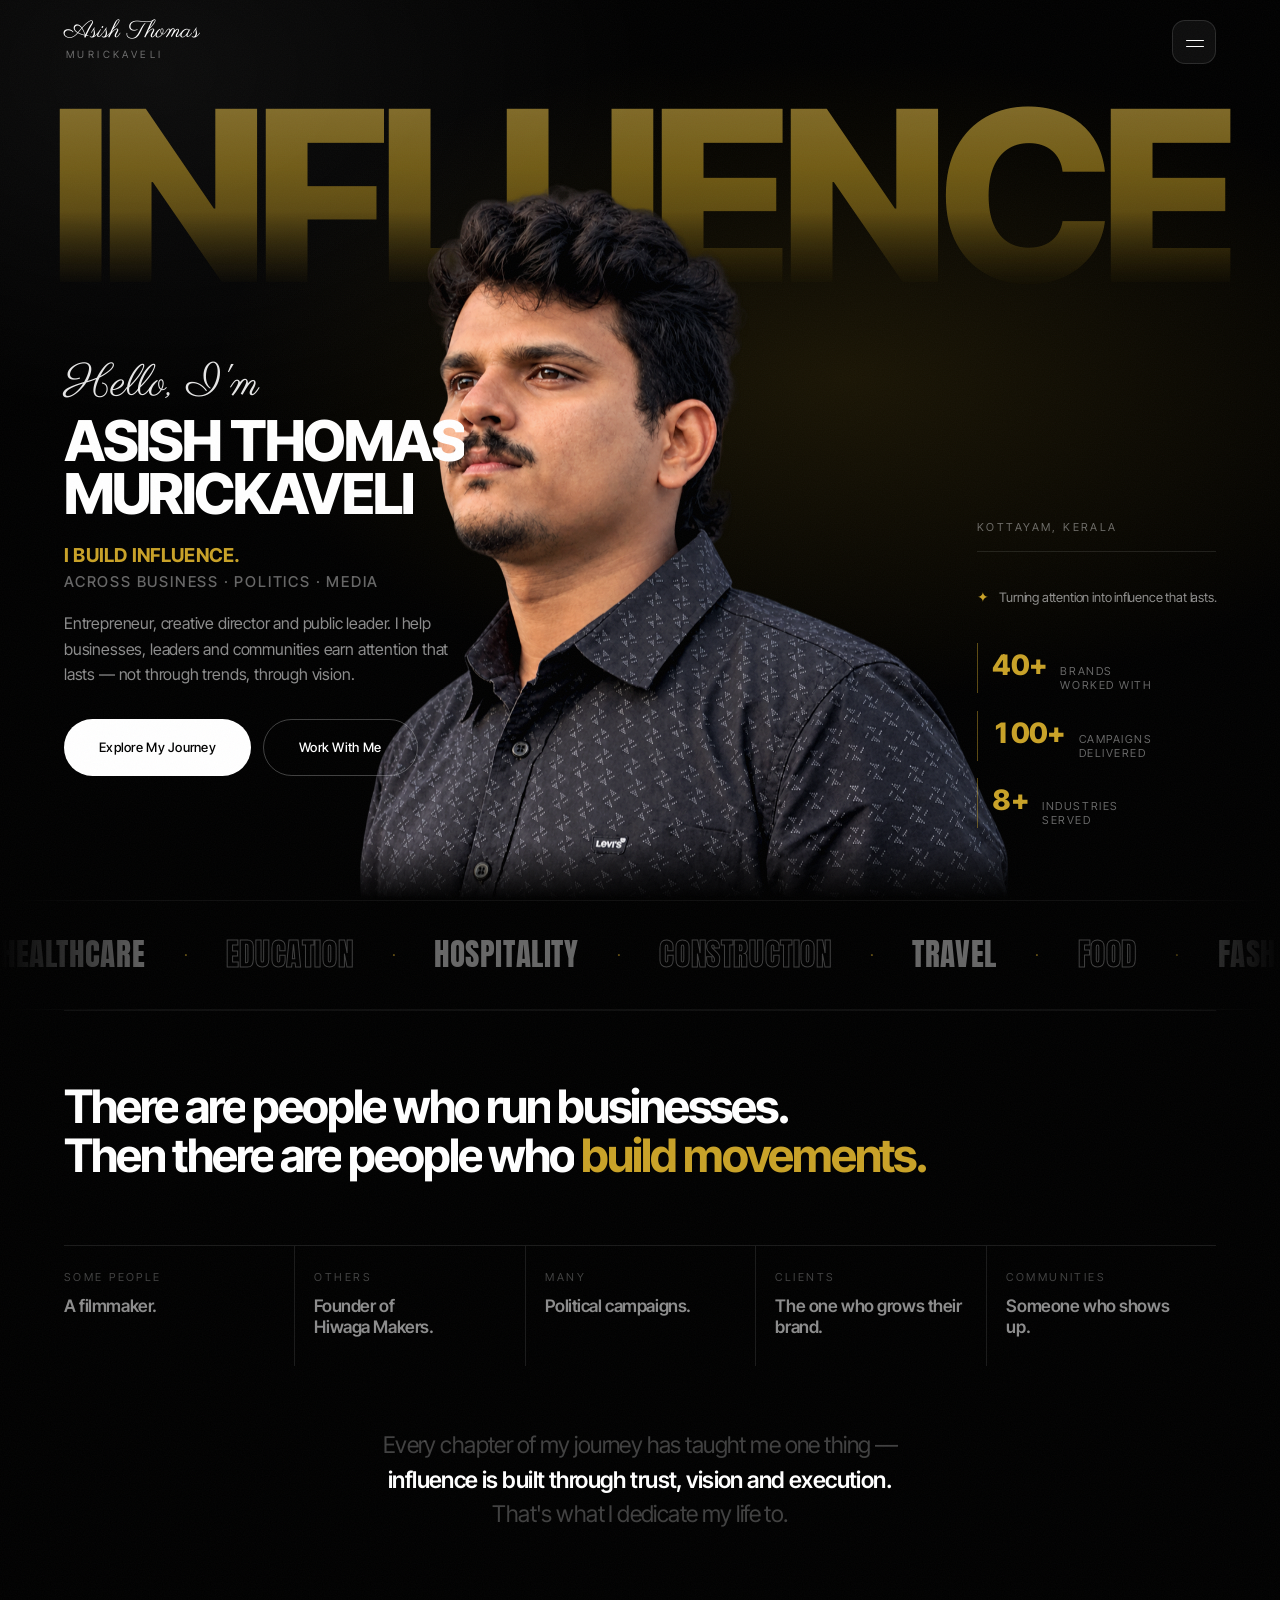
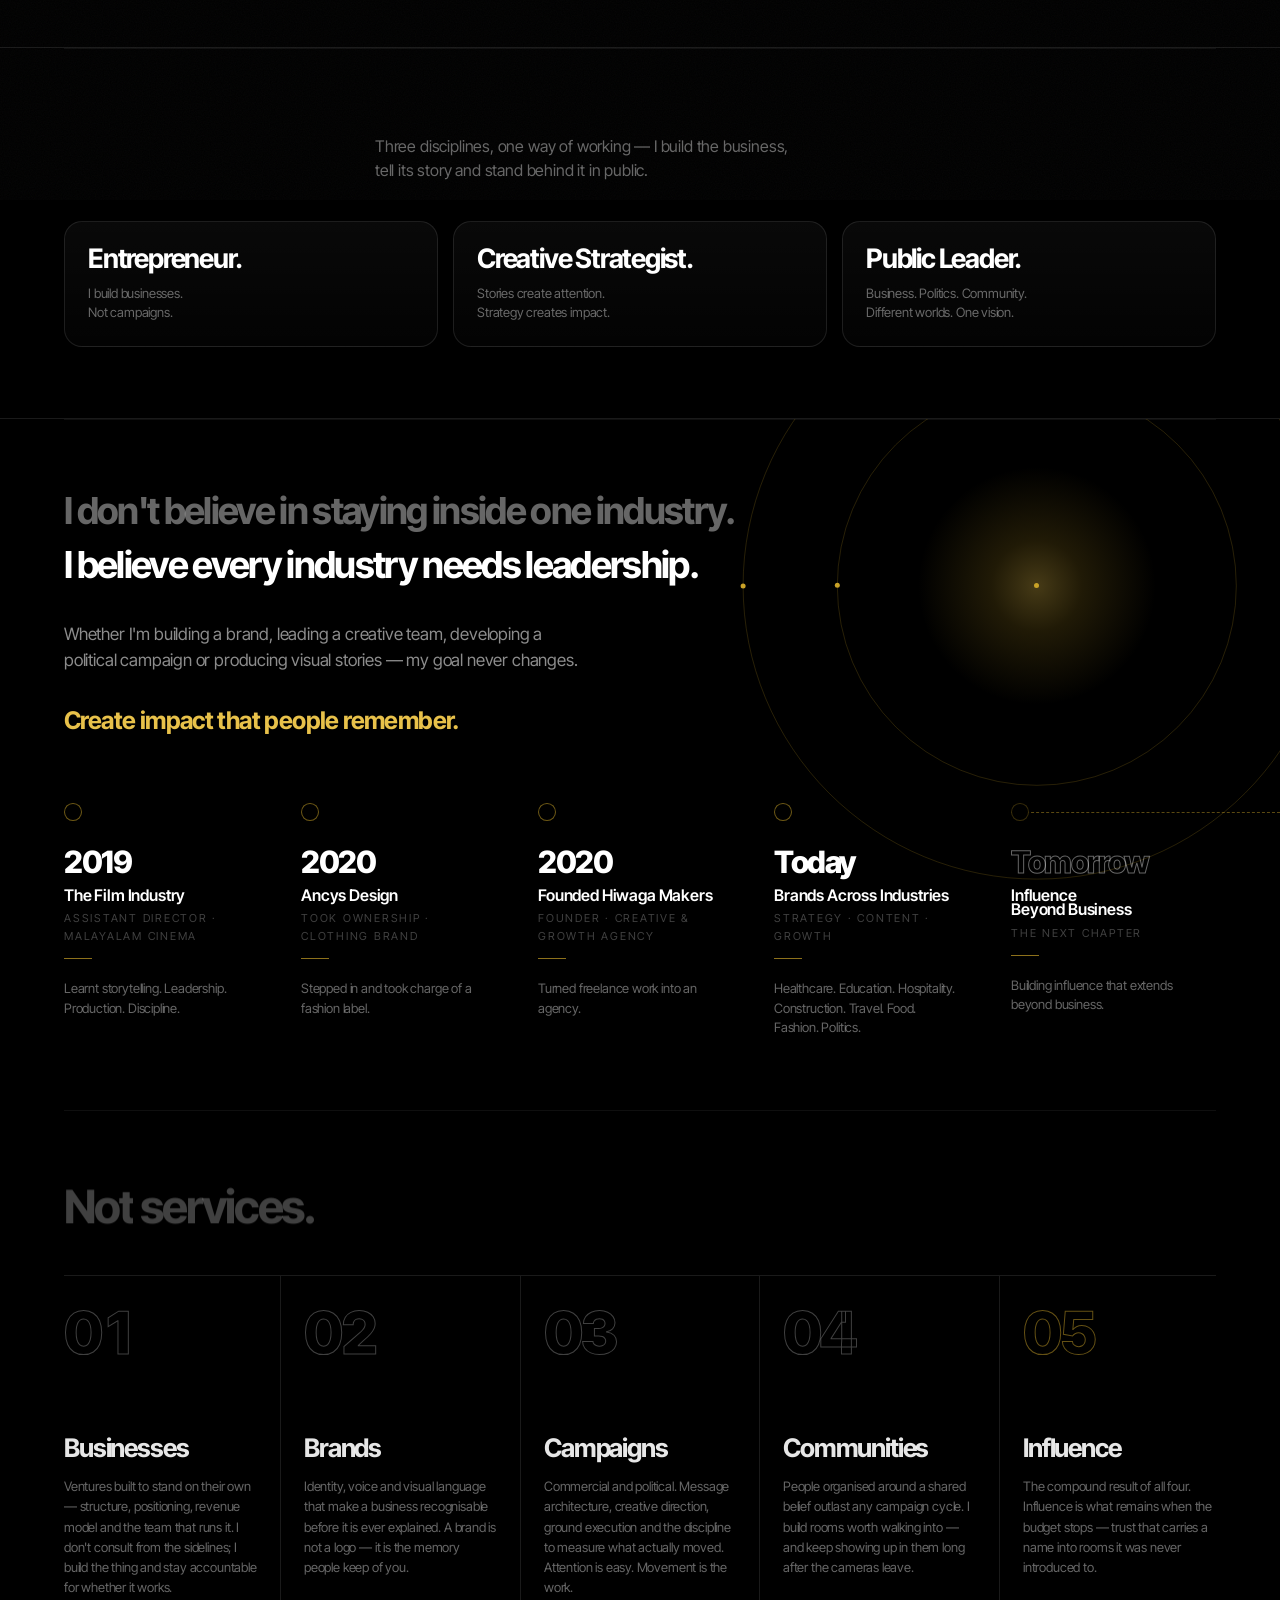
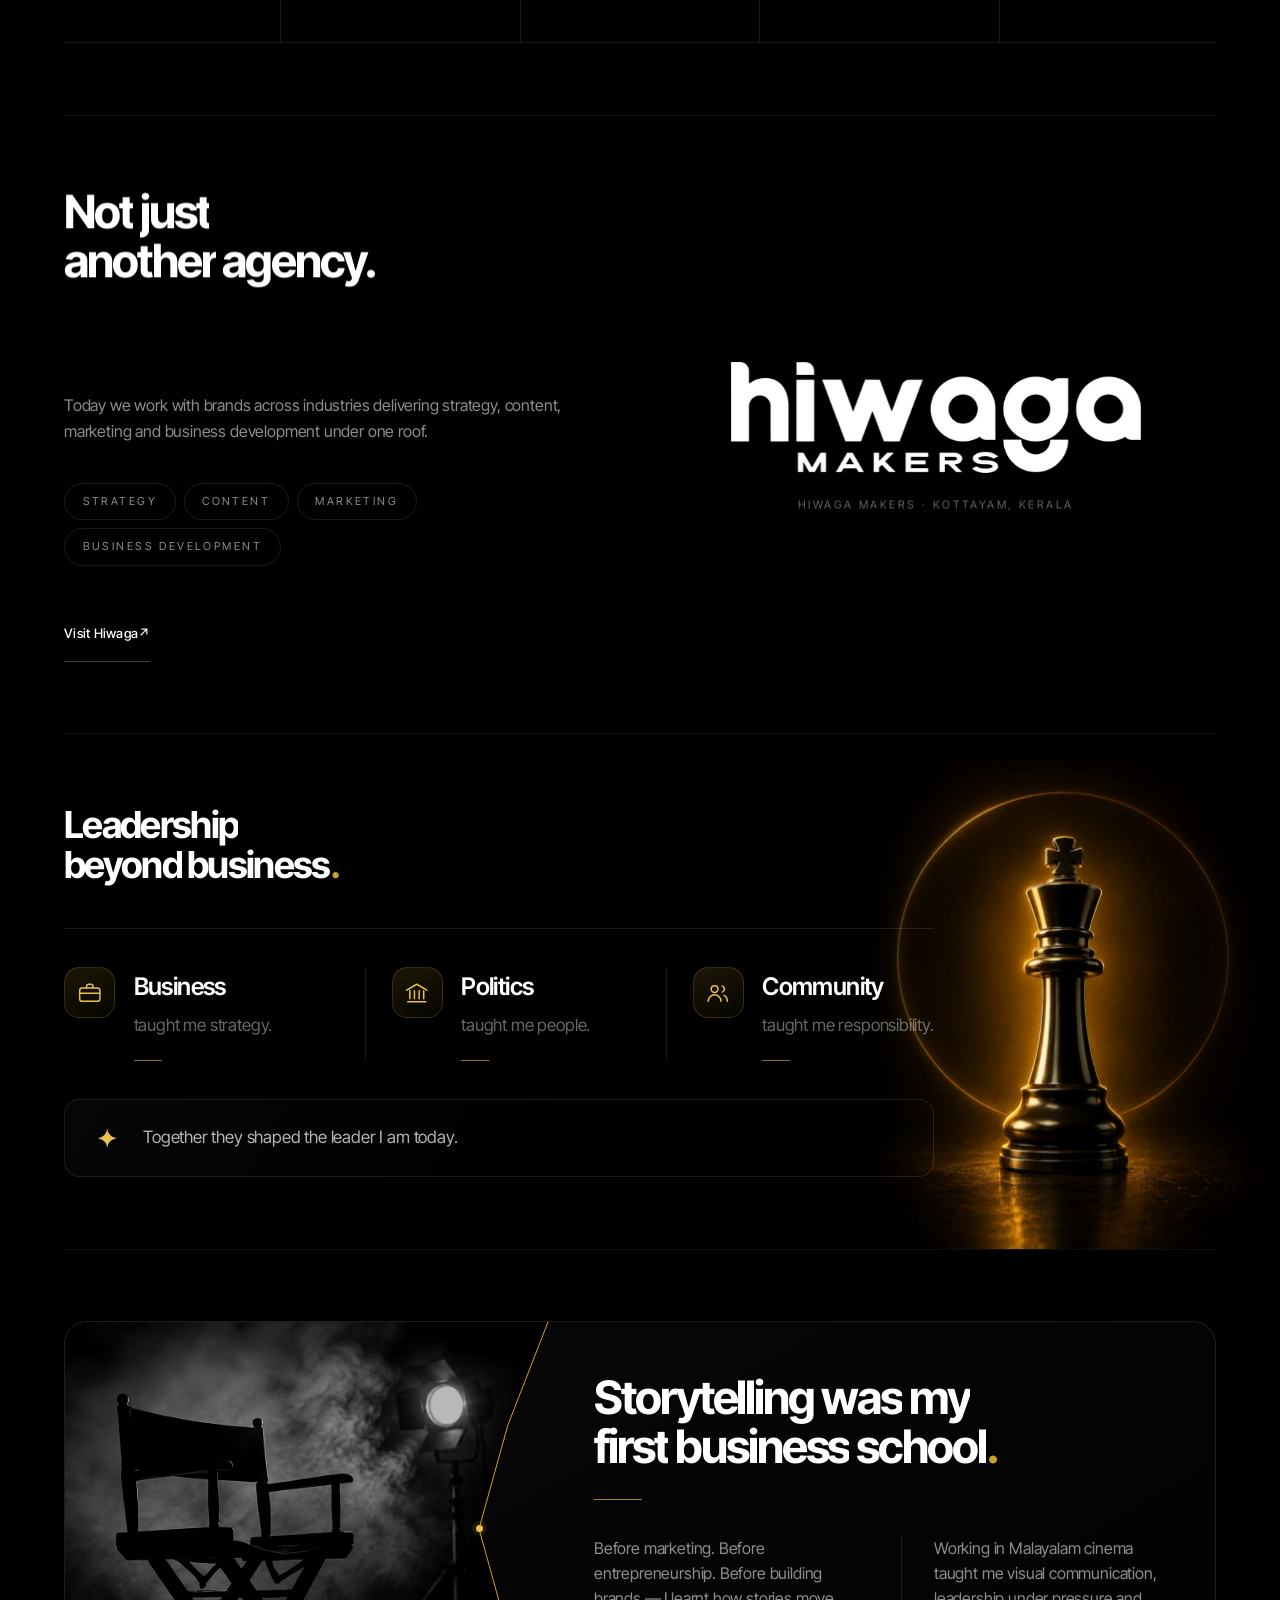
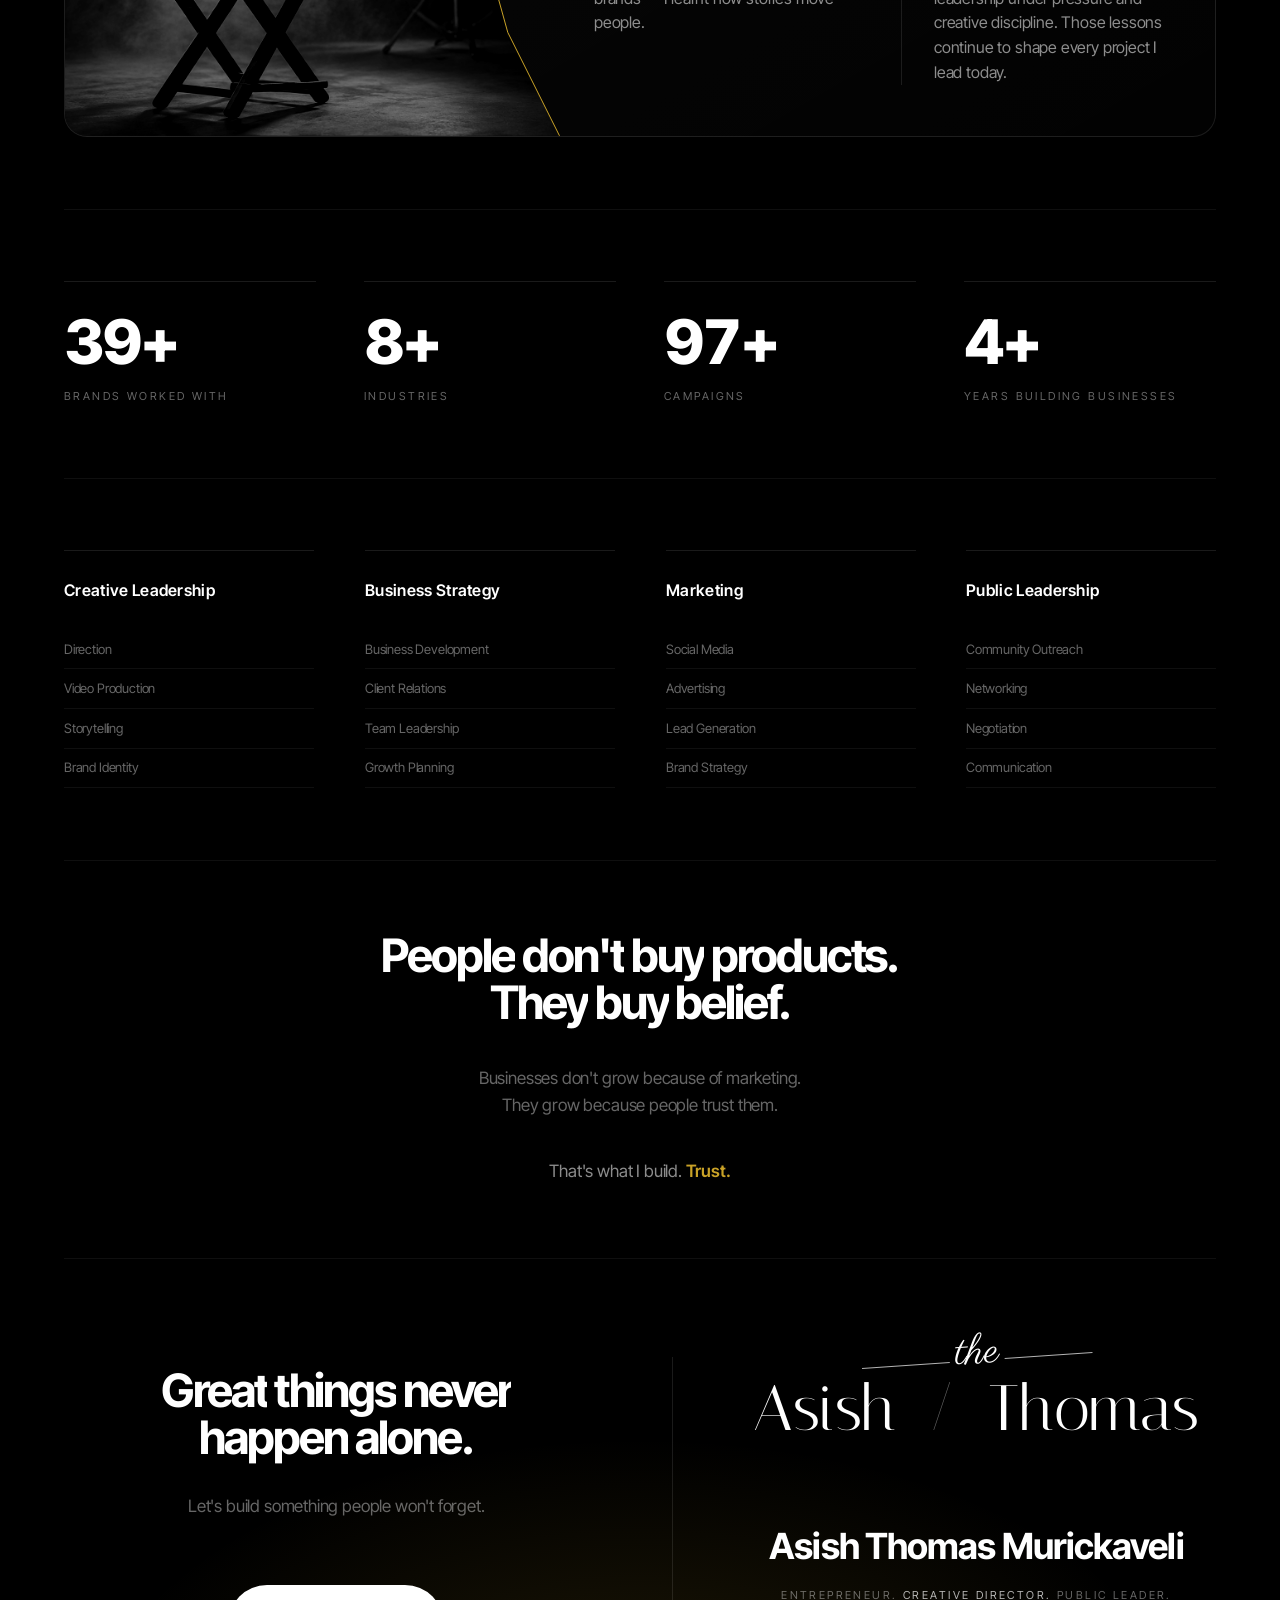
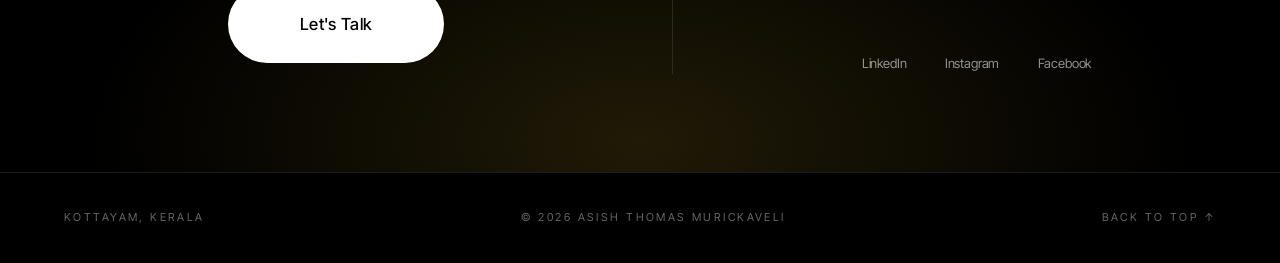
<file: index.html>
<!doctype html>
<html lang="en">
  <head>
    <meta charset="UTF-8" />
    <meta
      name="viewport"
      content="width=device-width, initial-scale=1.0, viewport-fit=cover"
    />
    <meta name="theme-color" content="#000000" />

    <!-- ================= SEO ================= -->
    <title>Asish Thomas Murickaveli — I Build Influence</title>
    <meta
      name="description"
      content="Asish Thomas Murickaveli — Entrepreneur, Creative Director and Public Leader. Founder of Hiwaga Makers. Building influence across business, politics and media."
    />
    <meta name="author" content="Asish Thomas Murickaveli" />
    <meta name="robots" content="index, follow" />
    <link rel="canonical" href="https://asishthomas.com/" />

    <!-- Open Graph -->
    <meta property="og:type" content="website" />
    <meta
      property="og:title"
      content="Asish Thomas Murickaveli — I Build Influence"
    />
    <meta
      property="og:description"
      content="Entrepreneur. Creative Director. Public Leader. I help businesses, leaders and communities earn attention that lasts."
    />
    <meta property="og:image" content="assets/img/asish.png" />
    <meta property="og:url" content="https://asishthomas.com/" />
    <meta name="twitter:card" content="summary_large_image" />

    <!-- ================= FONTS ================= -->
    <!-- SF Pro Display is the target face and resolves natively on Apple platforms
       (see --font-sans). Inter Tight is the fallback grotesk for everyone else;
       Italiana + Parisienne set the wordmark and the "Hello, I'm" line;
       Anton carries the industries strip. -->
    <link rel="preconnect" href="https://fonts.googleapis.com" />
    <link rel="preconnect" href="https://fonts.gstatic.com" crossorigin />
    <link
      href="https://fonts.googleapis.com/css2?family=Anton&family=Inter+Tight:ital,wght@0,300;0,400;0,500;0,600;0,700;0,800;0,900&family=Italiana&family=Parisienne&display=swap"
      rel="stylesheet"
    />

    <!-- ================= STYLES (modular) ================= -->
    <link rel="stylesheet" href="css/variables.css" />
    <link rel="stylesheet" href="css/base.css" />
    <link rel="stylesheet" href="css/components.css" />
    <link rel="stylesheet" href="css/sections.css" />
    <link rel="stylesheet" href="css/responsive.css" />

    <link rel="icon" href="assets/img/favicon.svg" type="image/svg+xml" />

    <!-- The hero portrait is the LCP element — fetch it alongside the CSS -->
    <link
      rel="preload"
      as="image"
      href="assets/img/asish.png"
      type="image/png"
      fetchpriority="high"
    />

    <!-- Flag JS support before first paint so no-JS visitors still see everything -->
    <script>
      document.documentElement.classList.add("js");
    </script>

    <!-- Structured data -->
    <script type="application/ld+json">
      {
        "@context": "https://schema.org",
        "@type": "Person",
        "name": "Asish Thomas Murickaveli",
        "jobTitle": ["Entrepreneur", "Creative Director", "Public Leader"],
        "worksFor": { "@type": "Organization", "name": "Hiwaga Makers" },
        "address": {
          "@type": "PostalAddress",
          "addressLocality": "Kottayam",
          "addressRegion": "Kerala",
          "addressCountry": "IN"
        },
        "description": "Builder of influence across business, politics and media."
      }
    </script>
  </head>

  <body>
    <!-- ============================================================
     PRELOADER — a single counting line, no logos, no spinners
============================================================ -->
    <div class="preloader" id="preloader" aria-hidden="true">
      <div class="preloader__inner">
        <span class="preloader__word">INFLUENCE</span>
        <span class="preloader__count" id="preloaderCount">00</span>
      </div>
      <div class="preloader__bar"><i id="preloaderBar"></i></div>
    </div>

    <!-- Film grain overlay -->
    <div class="grain" aria-hidden="true"></div>

    <!-- Scroll progress -->
    <div class="scroll-progress" aria-hidden="true">
      <i id="scrollProgress"></i>
    </div>

    <a class="skip-link" href="#hero">Skip to content</a>

    <!-- ============================================================
     NAVIGATION
============================================================ -->
    <header class="nav" id="nav">
      <div class="nav__inner">
        <!-- Brand mark: a signature wordmark. Script given name over a
         letterspaced surname — the same pairing as the footer lockup. -->
        <a
          href="#hero"
          class="brand"
          aria-label="Asish Thomas Murickaveli — home"
        >
          <span class="brand__script">Asish Thomas</span>
          <span class="brand__surname">Murickaveli</span>
        </a>

        <button
          class="nav__toggle"
          id="navToggle"
          aria-label="Open menu"
          aria-expanded="false"
          aria-controls="menu"
        >
          <span></span><span></span>
        </button>
      </div>
    </header>

    <!-- Fullscreen menu -->
    <div
      class="menu"
      id="menu"
      role="dialog"
      aria-modal="true"
      aria-label="Menu"
      hidden
    >
      <div class="menu__list">
        <a href="#hero" data-nav><em>01</em> Home</a>
        <a href="#story" data-nav><em>02</em> Story</a>
        <a href="#pillars" data-nav><em>03</em> Pillars</a>
        <a href="#journey" data-nav><em>04</em> Journey</a>
        <a href="#build" data-nav><em>05</em> What I Build</a>
        <a href="#hiwaga" data-nav><em>06</em> Hiwaga Makers</a>
        <a href="#leadership" data-nav><em>07</em> Leadership</a>
        <a href="#film" data-nav><em>08</em> Film</a>
        <a href="#numbers" data-nav><em>09</em> Impact</a>
        <a href="#contact" data-nav><em>10</em> Contact</a>
      </div>
      <div class="menu__foot">
        <div class="menu__meta">
          <span>Kottayam, Kerala</span>
          <span>Entrepreneur · Creative Director · Public Leader</span>
        </div>
        <a href="#contact" class="btn btn--solid" data-nav
          ><span>Work With Me</span></a
        >
      </div>
    </div>

    <!-- Section indicator rail -->
    <nav class="rail" id="rail" aria-label="Section navigation">
      <a href="#hero" data-nav data-rail="Home"><i></i></a>
      <a href="#story" data-nav data-rail="Story"><i></i></a>
      <a href="#pillars" data-nav data-rail="Pillars"><i></i></a>
      <a href="#journey" data-nav data-rail="Journey"><i></i></a>
      <a href="#build" data-nav data-rail="Build"><i></i></a>
      <a href="#hiwaga" data-nav data-rail="Hiwaga"><i></i></a>
      <a href="#leadership" data-nav data-rail="Leadership"><i></i></a>
      <a href="#film" data-nav data-rail="Film"><i></i></a>
      <a href="#numbers" data-nav data-rail="Impact"><i></i></a>
      <a href="#contact" data-nav data-rail="Contact"><i></i></a>
    </nav>

    <main id="main">
      <!-- ==========================================================
       01 · HERO
  ========================================================== -->
      <section class="hero" id="hero" data-section>
        <!-- Oversized display word. Decorative: the portrait crops into it, the
         way a title card sits behind a subject. -->
        <div class="hero__word" aria-hidden="true" data-parallax="0.04">
          <span>INFLUENCE</span>
        </div>

        <!-- Cut-out portrait: stands in front of the display word, feet feathered
         into the section edge. WebP first, PNG for older Safari. -->
        <div class="hero__media" data-parallax="0.06">
          <picture>
            <img
              src="assets/img/asish.png"
              alt="Portrait of Asish Thomas Murickaveli"
              class="hero__img"
              width="1323"
              height="1189"
              fetchpriority="high"
              decoding="async"
            />
          </picture>
        </div>

        <div class="hero__inner">
          <div class="hero__grid">
            <div class="hero__lead">
              <p class="hero__script" data-reveal>Hello, I'm</p>

              <h1 class="hero__name" data-split data-delay="140">
                Asish Thomas<br />Murickaveli
              </h1>

              <p class="hero__role" data-reveal data-delay="520">
                I Build Influence.<br />
                <span>Across Business · Politics · Media</span>
              </p>

              <p class="hero__copy" data-reveal data-delay="600">
                Entrepreneur, creative director and public leader. I help
                businesses, leaders and communities earn attention that lasts —
                not through trends, through vision.
              </p>

              <div class="hero__actions" data-reveal data-delay="680">
                <a href="#journey" class="btn btn--solid" data-nav>
                  <span>Explore My Journey</span>
                </a>
                <a href="#contact" class="btn btn--ghost" data-nav>
                  <span>Work With Me</span>
                </a>
              </div>

              <p class="hero__pill" data-reveal data-delay="760">
                <span class="dot" aria-hidden="true"></span>
                Available for collaborations
              </p>
            </div>

            <aside class="hero__side">
              <p class="hero__place" data-reveal data-delay="660">
                Kottayam, Kerala
              </p>

              <p class="hero__note" data-reveal data-delay="700">
                <span class="spark" aria-hidden="true">✦</span>
                Turning attention into influence that lasts.
              </p>

              <ul class="hero__stats" aria-label="Track record">
                <li data-reveal data-delay="760">
                  <b>40+</b><span>Brands<br />Worked With</span>
                </li>
                <li data-reveal data-delay="820">
                  <b>100+</b><span>Campaigns<br />Delivered</span>
                </li>
                <li data-reveal data-delay="880">
                  <b>8+</b><span>Industries<br />Served</span>
                </li>
              </ul>
            </aside>
          </div>
        </div>
      </section>

      <!-- ==========================================================
       MARQUEE · Industries
  ========================================================== -->
      <section class="marquee" aria-label="Industries served">
        <div class="marquee__track">
          <div class="marquee__group">
            <span>Healthcare</span><em>·</em><span>Education</span><em>·</em
            ><span>Hospitality</span><em>·</em> <span>Construction</span
            ><em>·</em><span>Travel</span><em>·</em><span>Food</span><em>·</em>
            <span>Fashion</span><em>·</em><span>Politics</span><em>·</em>
          </div>
          <div class="marquee__group" aria-hidden="true">
            <span>Healthcare</span><em>·</em><span>Education</span><em>·</em
            ><span>Hospitality</span><em>·</em> <span>Construction</span
            ><em>·</em><span>Travel</span><em>·</em><span>Food</span><em>·</em>
            <span>Fashion</span><em>·</em><span>Politics</span><em>·</em>
          </div>
        </div>
      </section>

      <!-- ==========================================================
       02 · STORY
  ========================================================== -->
      <section class="section story" id="story" data-section>
        <div class="wrap">
          <!-- Band 1 — the statement -->
          <h2 class="story__statement" data-split>
            There are people who run businesses.<br />
            Then there are people who <span class="hl">build movements.</span>
          </h2>

          <!-- Band 2 — the same five sentences, restructured so they scan -->
          <ul class="known">
            <li class="known__item" data-reveal>
              <span class="known__who">Some people</span>
              <span class="known__what">A filmmaker.</span>
            </li>
            <li class="known__item" data-reveal data-delay="70">
              <span class="known__who">Others</span>
              <span class="known__what">Founder of Hiwaga&nbsp;Makers.</span>
            </li>
            <li class="known__item" data-reveal data-delay="140">
              <span class="known__who">Many</span>
              <span class="known__what">Political campaigns.</span>
            </li>
            <li class="known__item" data-reveal data-delay="210">
              <span class="known__who">Clients</span>
              <span class="known__what">The one who grows their brand.</span>
            </li>
            <li class="known__item" data-reveal data-delay="280">
              <span class="known__who">Communities</span>
              <span class="known__what">Someone who shows up.</span>
            </li>
          </ul>

          <!-- Band 3 — the conclusion -->
          <blockquote class="creed" data-reveal>
            <span>Every chapter of my journey has taught me one thing —</span>
            <strong
              >influence is built through trust, vision and execution.</strong
            >
            <span>That's what I dedicate my life to.</span>
          </blockquote>
        </div>
      </section>

      <!-- ==========================================================
       03 · PILLARS
  ========================================================== -->
      <section class="section pillars" id="pillars" data-section>
        <div class="wrap">
          <header class="intro">
            <h2 class="intro__title" data-split>What defines me.</h2>
            <p class="intro__sub" data-reveal data-delay="120">
              Three disciplines, one way of working — I build the business, tell
              its story and stand behind it in public.
            </p>
          </header>

          <div class="cards">
            <article class="card" data-reveal>
              <span class="card__glow" aria-hidden="true"></span>
              <h3 class="card__title">Entrepreneur.</h3>
              <p class="card__text">I build businesses.<br />Not campaigns.</p>
              <span class="card__line" aria-hidden="true"></span>
            </article>

            <article class="card" data-reveal data-delay="90">
              <span class="card__glow" aria-hidden="true"></span>
              <h3 class="card__title">Creative Strategist.</h3>
              <p class="card__text">
                Stories create attention.<br />Strategy creates impact.
              </p>
              <span class="card__line" aria-hidden="true"></span>
            </article>

            <article class="card" data-reveal data-delay="180">
              <span class="card__glow" aria-hidden="true"></span>
              <h3 class="card__title">Public Leader.</h3>
              <p class="card__text">
                Business. Politics. Community.<br />Different worlds. One
                vision.
              </p>
              <span class="card__line" aria-hidden="true"></span>
            </article>
          </div>
        </div>
      </section>

      <!-- ==========================================================
       04 · JOURNEY — the statement and the track read as one block:
       the belief up top, the chapters that prove it underneath.
  ========================================================== -->
      <section class="section journey" id="journey" data-section>
        <!-- Orbit: concentric rings turning around a single point of light.
         Decorative — the one graphic in the section, kept to its corner. -->
        <div class="orbit" aria-hidden="true">
          <span class="orbit__glow"></span>
          <span class="orbit__ring"></span>
          <span class="orbit__ring"></span>
          <span class="orbit__ring"></span>
        </div>

        <div class="wrap">
          <div class="journey__head">
            <p class="statement__line" data-reveal>
              I don't believe in staying inside one industry.
            </p>
            <p
              class="statement__line statement__line--on"
              data-reveal
              data-delay="80"
            >
              I believe every industry needs leadership.
            </p>
            <p class="statement__small" data-reveal data-delay="160">
              Whether I'm building a brand, leading a creative team, developing
              a political campaign or producing visual stories — my goal never
              changes.
            </p>
            <p class="statement__punch" data-reveal data-delay="240">
              Create impact that people remember.
            </p>
          </div>

          <!-- Every chapter visible at once. Interaction is hover + a line that
           fills as the section scrolls past — nothing is hidden behind a click.
           Each step owns the connector to its right, so the track stays correct
           however many steps there are (set --steps in sections.css). -->
          <ol class="track" id="track">
            <li class="track__step" style="--i: 0" data-reveal>
              <span class="track__node" aria-hidden="true"></span>
              <p class="track__year">2019</p>
              <h3 class="track__title">The Film Industry</h3>
              <p class="track__role">Assistant Director · Malayalam Cinema</p>
              <p class="track__text">
                Learnt storytelling. Leadership. Production. Discipline.
              </p>
            </li>

            <li class="track__step" style="--i: 1" data-reveal data-delay="90">
              <span class="track__node" aria-hidden="true"></span>
              <p class="track__year">2020</p>
              <h3 class="track__title">Ancys Design</h3>
              <p class="track__role">Took Ownership · Clothing Brand</p>
              <p class="track__text">Stepped in and took charge of a fashion label.</p>
            </li>

            <li class="track__step" style="--i: 2" data-reveal data-delay="180">
              <span class="track__node" aria-hidden="true"></span>
              <p class="track__year">2020</p>
              <h3 class="track__title">Founded Hiwaga Makers</h3>
              <p class="track__role">Founder · Creative &amp; Growth Agency</p>
              <p class="track__text">Turned freelance work into an agency.</p>
            </li>

            <li class="track__step" style="--i: 3" data-reveal data-delay="270">
              <span class="track__node" aria-hidden="true"></span>
              <p class="track__year">Today</p>
              <h3 class="track__title">Brands Across Industries</h3>
              <p class="track__role">Strategy · Content · Growth</p>
              <p class="track__text">
                Healthcare. Education. Hospitality. Construction. Travel. Food.
                Fashion. Politics.
              </p>
            </li>

            <li
              class="track__step track__step--future"
              style="--i: 4"
              data-reveal
              data-delay="360"
            >
              <span class="track__node" aria-hidden="true"></span>
              <p class="track__year">Tomorrow</p>
              <h3 class="track__title">Influence Beyond Business</h3>
              <p class="track__role">The next chapter</p>
              <p class="track__text">
                Building influence that extends beyond business.
              </p>
            </li>
          </ol>
        </div>
      </section>

      <!-- ==========================================================
       05 · WHAT I BUILD — five open columns, not cards
  ========================================================== -->
      <section class="section build" id="build" data-section>
        <div class="wrap">
          <h2 class="display" data-split>Not services.</h2>

          <!-- All five on one screen as open columns — no cards, nothing behind a
           click. Hover / focus widens a column and brings it forward; the rest
           recede. Below 900px the columns stack into rows. -->
          <ol class="pillars">
            <li class="pillar" tabindex="0">
              <div class="pillar__body" data-reveal>
                <span class="pillar__num" aria-hidden="true">01</span>
                <h3 class="pillar__title">Businesses</h3>
                <p class="pillar__text">
                  Ventures built to stand on their own — structure, positioning,
                  revenue model and the team that runs it. I don't consult from
                  the sidelines; I build the thing and stay accountable for
                  whether it works.
                </p>
              </div>
            </li>

            <li class="pillar" tabindex="0">
              <div class="pillar__body" data-reveal data-delay="90">
                <span class="pillar__num" aria-hidden="true">02</span>
                <h3 class="pillar__title">Brands</h3>
                <p class="pillar__text">
                  Identity, voice and visual language that make a business
                  recognisable before it is ever explained. A brand is not a
                  logo — it is the memory people keep of you.
                </p>
              </div>
            </li>

            <li class="pillar" tabindex="0">
              <div class="pillar__body" data-reveal data-delay="180">
                <span class="pillar__num" aria-hidden="true">03</span>
                <h3 class="pillar__title">Campaigns</h3>
                <p class="pillar__text">
                  Commercial and political. Message architecture, creative
                  direction, ground execution and the discipline to measure what
                  actually moved. Attention is easy. Movement is the work.
                </p>
              </div>
            </li>

            <li class="pillar" tabindex="0">
              <div class="pillar__body" data-reveal data-delay="270">
                <span class="pillar__num" aria-hidden="true">04</span>
                <h3 class="pillar__title">Communities</h3>
                <p class="pillar__text">
                  People organised around a shared belief outlast any campaign
                  cycle. I build rooms worth walking into — and keep showing up
                  in them long after the cameras leave.
                </p>
              </div>
            </li>

            <li class="pillar" tabindex="0">
              <div class="pillar__body" data-reveal data-delay="360">
                <span class="pillar__num" aria-hidden="true">05</span>
                <h3 class="pillar__title">Influence</h3>
                <p class="pillar__text">
                  The compound result of all four. Influence is what remains
                  when the budget stops — trust that carries a name into rooms
                  it was never introduced to.
                </p>
              </div>
            </li>
          </ol>
        </div>
      </section>

      <!-- ==========================================================
       06 · HIWAGA MAKERS
  ========================================================== -->
      <section class="section hiwaga" id="hiwaga" data-section>
        <div class="wrap hiwaga__grid">
          <div class="hiwaga__text">
            <h2 class="display" data-split>Not just<br />another agency.</h2>
            <p class="lead" data-reveal>
              HIWAGA MAKERS was born from a simple belief — businesses deserve
              storytelling that actually creates growth.
            </p>
            <p class="body" data-reveal data-delay="80">
              Today we work with brands across industries delivering strategy,
              content, marketing and business development under one roof.
            </p>
            <ul class="hiwaga__services" data-reveal data-delay="140">
              <li>Strategy</li>
              <li>Content</li>
              <li>Marketing</li>
              <li>Business Development</li>
            </ul>
            <a
              href="https://www.hiwagamakers.com/"
              class="btn btn--line"
              target="_blank"
              rel="noopener noreferrer"
              ><span>Visit Hiwaga</span></a
            >
          </div>

          <!-- The right column is the logo itself — no placeholder artwork behind it. -->
          <figure class="hiwaga__aside" data-parallax="0.06">
            <a
              class="hiwaga__logo"
              href="https://www.hiwagamakers.com/"
              target="_blank"
              rel="noopener noreferrer"
              aria-label="Hiwaga Makers — visit the website"
              data-reveal
            >
              <picture>
                <source
                  srcset="assets/img/hiwaga-logo.webp"
                  type="image/webp"
                />
                <img
                  src="assets/img/hiwaga-logo.png"
                  alt="Hiwaga Makers"
                  width="560"
                  height="152"
                  loading="lazy"
                  decoding="async"
                />
              </picture>
            </a>
            <figcaption data-reveal data-delay="120">
              Hiwaga Makers · Kottayam, Kerala
            </figcaption>
          </figure>
        </div>
      </section>

      <!-- ==========================================================
       07 · LEADERSHIP
  ========================================================== -->
      <section class="section leadership" id="leadership" data-section>
        <!-- The king holds the right edge of the section and fades into the black. -->
        <figure class="leadership__media" data-parallax="0.05">
          <img
            src="assets/img/chess.jpg"
            alt="A chess king lit against the dark"
            width="880"
            height="1100"
            loading="lazy"
            decoding="async"
          />
        </figure>

        <div class="wrap leadership__inner">
          <h2 class="display display--lg" data-split>
            Leadership<br />beyond business<span class="dot">.</span>
          </h2>

          <div class="triad">
            <div class="triad__item" data-reveal>
              <span class="triad__icon" aria-hidden="true">
                <svg
                  viewBox="0 0 24 24"
                  fill="none"
                  stroke="currentColor"
                  stroke-width="1.4"
                  stroke-linecap="round"
                  stroke-linejoin="round"
                >
                  <rect x="2.5" y="7.5" width="19" height="12.5" rx="2.5" />
                  <path d="M9 7.5V6a2 2 0 0 1 2-2h2a2 2 0 0 1 2 2v1.5" />
                  <path d="M2.5 12.5h19" />
                </svg>
              </span>
              <div class="triad__body">
                <span class="triad__k">Business</span>
                <p>taught me strategy.</p>
              </div>
            </div>

            <div class="triad__item" data-reveal data-delay="80">
              <span class="triad__icon" aria-hidden="true">
                <svg
                  viewBox="0 0 24 24"
                  fill="none"
                  stroke="currentColor"
                  stroke-width="1.4"
                  stroke-linecap="round"
                  stroke-linejoin="round"
                >
                  <path d="M2.5 9.5 12 4l9.5 5.5" />
                  <path d="M5.5 10v7.5M9.8 10v7.5M14.2 10v7.5M18.5 10v7.5" />
                  <path d="M3.5 20.5h17" />
                </svg>
              </span>
              <div class="triad__body">
                <span class="triad__k">Politics</span>
                <p>taught me people.</p>
              </div>
            </div>

            <div class="triad__item" data-reveal data-delay="160">
              <span class="triad__icon" aria-hidden="true">
                <svg
                  viewBox="0 0 24 24"
                  fill="none"
                  stroke="currentColor"
                  stroke-width="1.4"
                  stroke-linecap="round"
                  stroke-linejoin="round"
                >
                  <circle cx="9" cy="8.5" r="3.2" />
                  <path d="M3 20c0-3.4 2.7-6.1 6-6.1s6 2.7 6 6.1" />
                  <path d="M16.2 5.7a3 3 0 0 1 0 5.7" />
                  <path d="M17.8 14.5c1.9.9 3.2 2.9 3.2 5.5" />
                </svg>
              </span>
              <div class="triad__body">
                <span class="triad__k">Community</span>
                <p>taught me responsibility.</p>
              </div>
            </div>
          </div>

          <p class="note" data-reveal data-delay="220">
            <span class="note__spark" aria-hidden="true">
              <svg viewBox="0 0 24 24" fill="currentColor">
                <path d="M12 1q1 9 11 11-10 2-11 11-1-9-11-11 10-2 11-11z" />
              </svg>
            </span>
            <span>Together they shaped the leader I am today.</span>
          </p>
        </div>
      </section>

      <!-- ==========================================================
       08 · FILM
  ========================================================== -->
      <section class="section film" id="film" data-section>
        <div class="wrap">
          <!-- One card: the set on the left, the lesson on the right, a gold seam
           between them. The seam SVG and the image's clip-path share the same
           coordinates, so the line always sits exactly on the cut. -->
          <div class="film__card">
            <figure class="film__media">
              <img
                src="assets/img/chair.jpg"
                alt="A director's chair and lamp on a smoke-filled set"
                width="1500"
                height="1000"
                loading="lazy"
                decoding="async"
              />
            </figure>

            <svg
              class="film__seam"
              viewBox="0 0 100 100"
              preserveAspectRatio="none"
              aria-hidden="true"
            >
              <polyline points="42,0 38.5,25 36,50 38.5,75 43,100" />
            </svg>
            <!-- The dot is HTML, not SVG: a circle inside a stretched viewBox
             would render as an ellipse. -->
            <span class="film__dot" aria-hidden="true"></span>

            <div class="film__body">
              <h2 class="display" data-split>
                Storytelling was my<br />first business school<span class="dot"
                  >.</span
                >
              </h2>
              <div class="film__cols">
                <p data-reveal>
                  Before marketing. Before entrepreneurship. Before building
                  brands — I learnt how stories move people.
                </p>
                <p data-reveal data-delay="80">
                  Working in Malayalam cinema taught me visual communication,
                  leadership under pressure and creative discipline. Those
                  lessons continue to shape every project I lead today.
                </p>
              </div>
            </div>
          </div>
        </div>
      </section>

      <!-- ==========================================================
       09 · NUMBERS
  ========================================================== -->
      <section class="section numbers" id="numbers" data-section>
        <div class="wrap">
          <div class="numbers__grid">
            <div class="num" data-reveal>
              <span class="num__value" data-count="40" data-suffix="+">0</span>
              <span class="num__label">Brands Worked With</span>
            </div>
            <div class="num" data-reveal data-delay="80">
              <span class="num__value" data-count="8" data-suffix="+">0</span>
              <span class="num__label">Industries</span>
            </div>
            <div class="num" data-reveal data-delay="160">
              <span class="num__value" data-count="100" data-suffix="+">0</span>
              <span class="num__label">Campaigns</span>
            </div>
            <div class="num" data-reveal data-delay="240">
              <span class="num__value" data-count="4" data-suffix="+">0</span>
              <span class="num__label">Years Building Businesses</span>
            </div>
          </div>
        </div>
      </section>

      <!-- ==========================================================
       SKILLS
  ========================================================== -->
      <section class="section skills" id="skills" data-section>
        <div class="wrap">
          <div class="skills__grid">
            <div class="skill" data-reveal>
              <h3>Creative Leadership</h3>
              <ul>
                <li>Direction</li>
                <li>Video Production</li>
                <li>Storytelling</li>
                <li>Brand Identity</li>
              </ul>
            </div>
            <div class="skill" data-reveal data-delay="80">
              <h3>Business Strategy</h3>
              <ul>
                <li>Business Development</li>
                <li>Client Relations</li>
                <li>Team Leadership</li>
                <li>Growth Planning</li>
              </ul>
            </div>
            <div class="skill" data-reveal data-delay="160">
              <h3>Marketing</h3>
              <ul>
                <li>Social Media</li>
                <li>Advertising</li>
                <li>Lead Generation</li>
                <li>Brand Strategy</li>
              </ul>
            </div>
            <div class="skill" data-reveal data-delay="240">
              <h3>Public Leadership</h3>
              <ul>
                <li>Community Outreach</li>
                <li>Networking</li>
                <li>Negotiation</li>
                <li>Communication</li>
              </ul>
            </div>
          </div>
        </div>
      </section>

      <!-- ==========================================================
       PHILOSOPHY
  ========================================================== -->
      <section class="section philosophy" data-section>
        <div class="wrap">
          <h2 class="philosophy__big" data-split>
            People don't buy products.<br />They buy belief.
          </h2>
          <div class="philosophy__sub">
            <p data-reveal>Businesses don't grow because of marketing.</p>
            <p data-reveal data-delay="80">
              They grow because people trust them.
            </p>
            <p class="philosophy__punch" data-reveal data-delay="160">
              That's what I build. <span>Trust.</span>
            </p>
          </div>
        </div>
      </section>

      <!-- ==========================================================
       12 · CONTACT
  ========================================================== -->
      <!-- The ask and the signature sit side by side — one closing spread rather
       than two stacked full-width blocks. The footer keeps only its meta bar. -->
      <section class="section contact" id="contact" data-section>
        <div class="wrap contact__grid">
          <div class="contact__inner">
            <h2 class="contact__big" data-split>
              Great things never<br />happen alone.
            </h2>
            <p class="contact__sub" data-reveal>
              Let's build something people won't forget.
            </p>

            <a
              href="https://wa.me/919447853656"
              target="_blank"
              rel="noopener"
              class="btn btn--big"
              ><span>Let's Talk</span></a
            >
          </div>

          <div class="sign" data-reveal data-delay="120">
            <div class="wordmark" aria-hidden="true">
              <span class="wordmark__the">the</span>
              <span class="wordmark__name">Asish <i>/</i> Thomas</span>
            </div>

            <p class="footer__name">Asish Thomas Murickaveli</p>
            <p class="footer__roles">
              Entrepreneur. <span>Creative Director.</span> Public Leader.
            </p>

            <div class="footer__links">
              <a href="https://www.linkedin.com/in/asishmurickaveli/" target="_blank" rel="noopener">LinkedIn</a>
              <a href="https://www.instagram.com/asish_murickaveli/" target="_blank" rel="noopener">Instagram</a>
              <a href="https://www.linkedin.com/in/asishmurickaveli/" target="_blank" rel="noopener">Facebook</a>
            </div>
          </div>
        </div>
      </section>
    </main>

    <!-- ============================================================
     FOOTER — meta bar only; the signature lives in the closing spread
============================================================ -->
    <footer class="footer" data-section>
      <div class="wrap">
        <div class="footer__bottom">
          <span>Kottayam, Kerala</span>
          <span
            >&copy; <span id="year">2026</span> Asish Thomas Murickaveli</span
          >
          <a href="#hero" data-nav>Back to top ↑</a>
        </div>
      </div>
    </footer>

    <!-- ================= SCRIPTS ================= -->
    <script src="js/main.js" defer></script>
  </body>
</html>
</file>
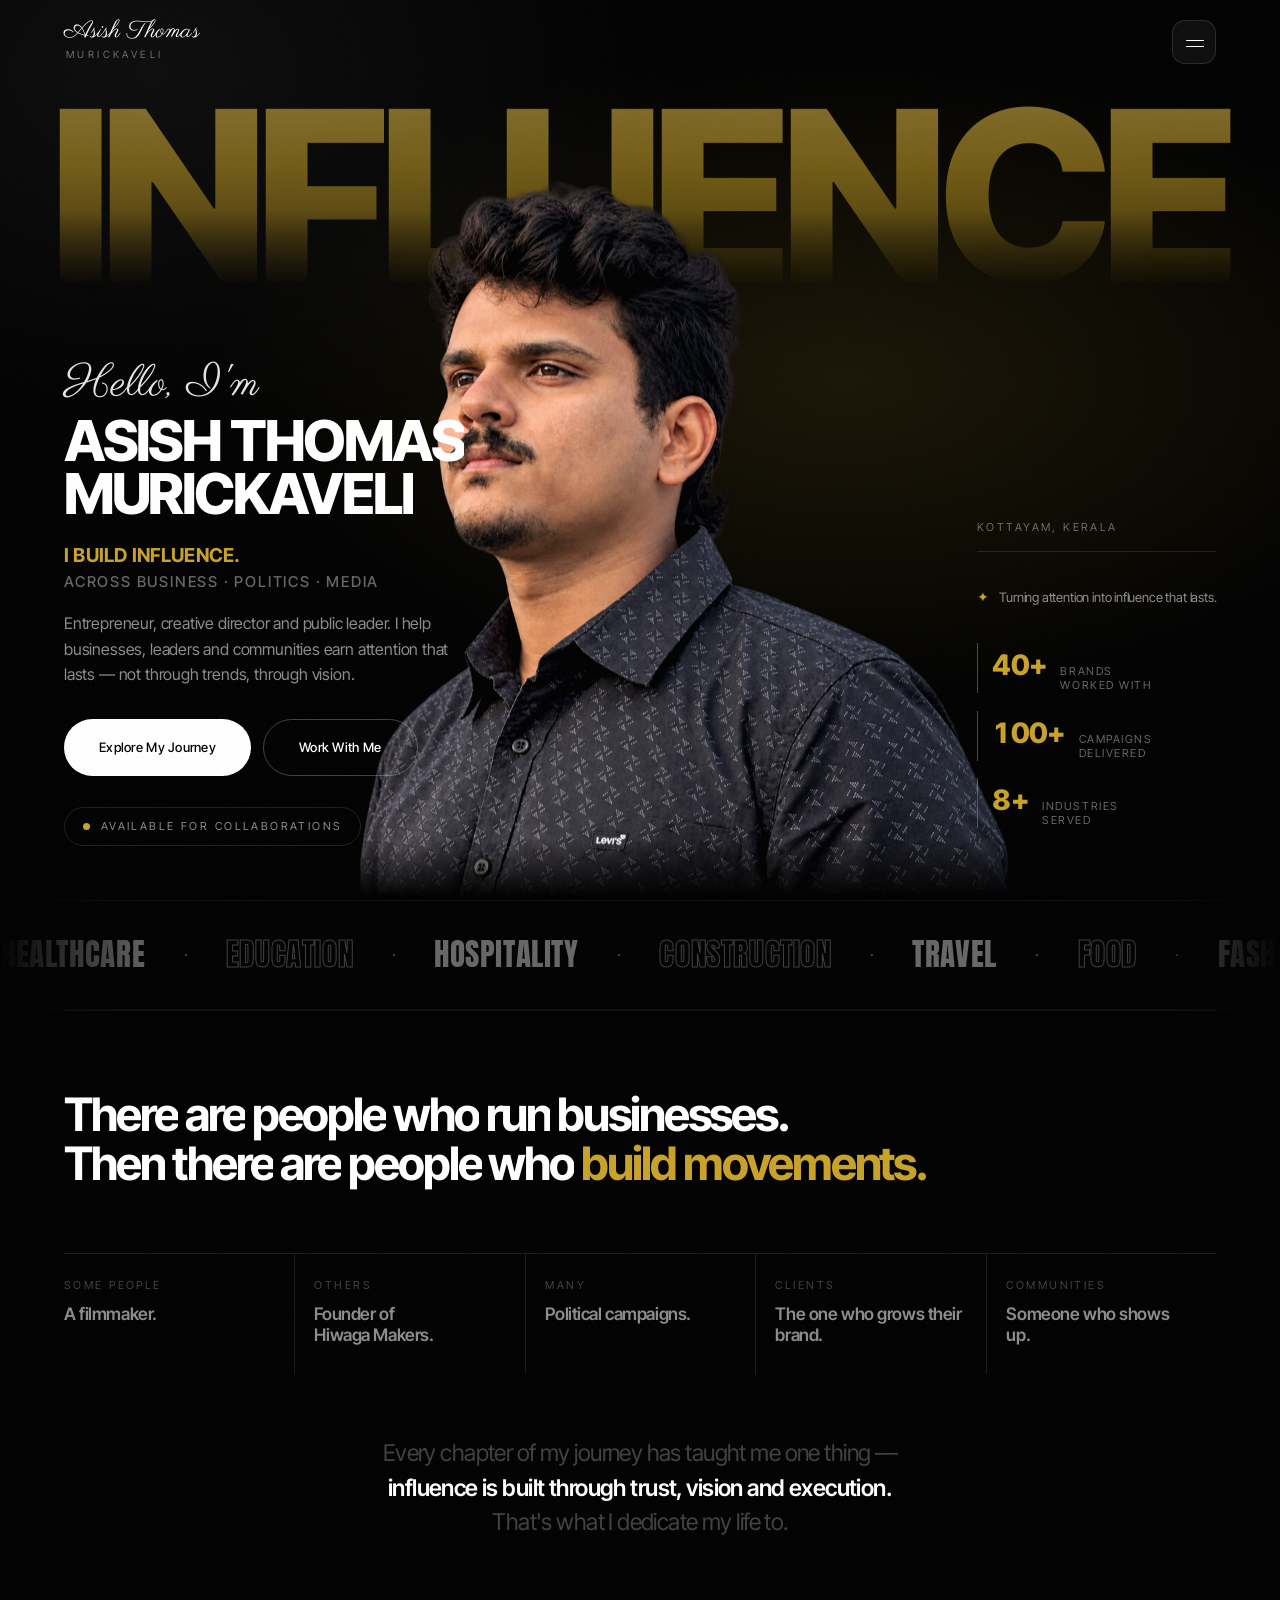
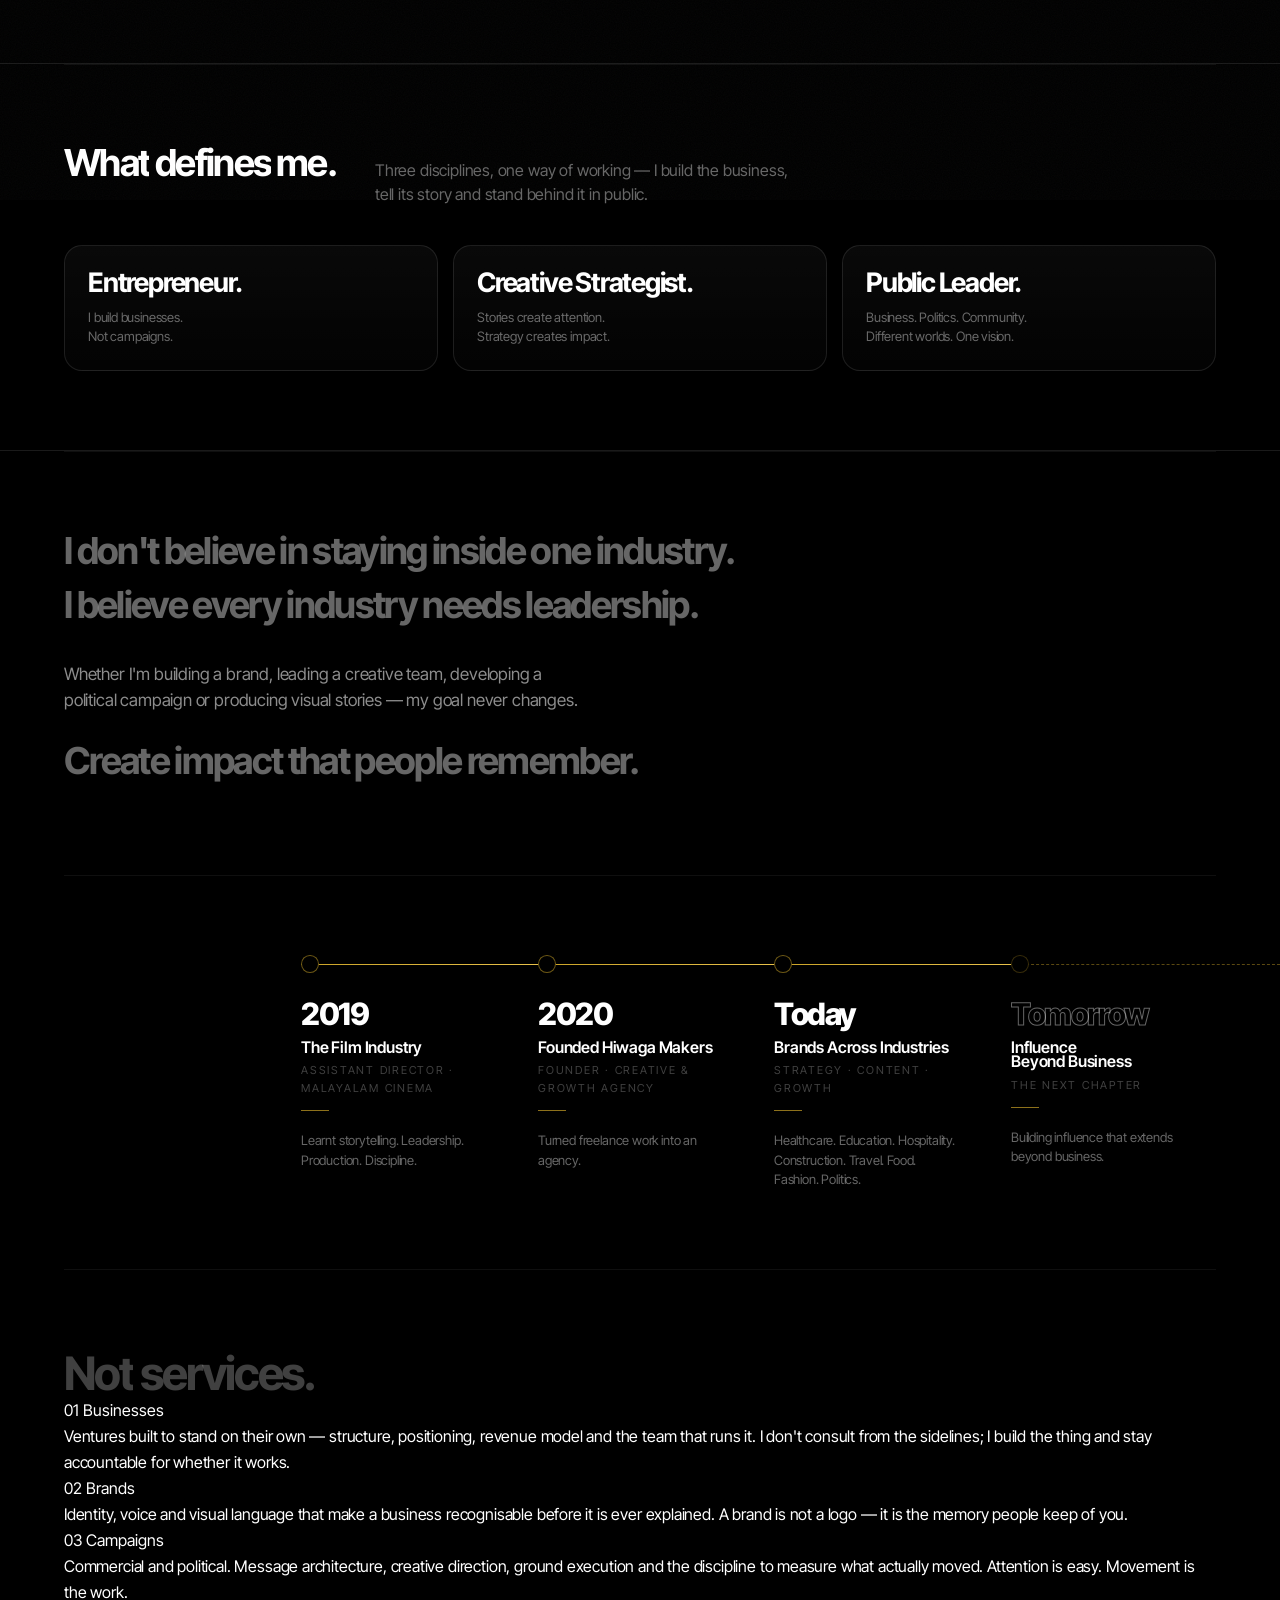
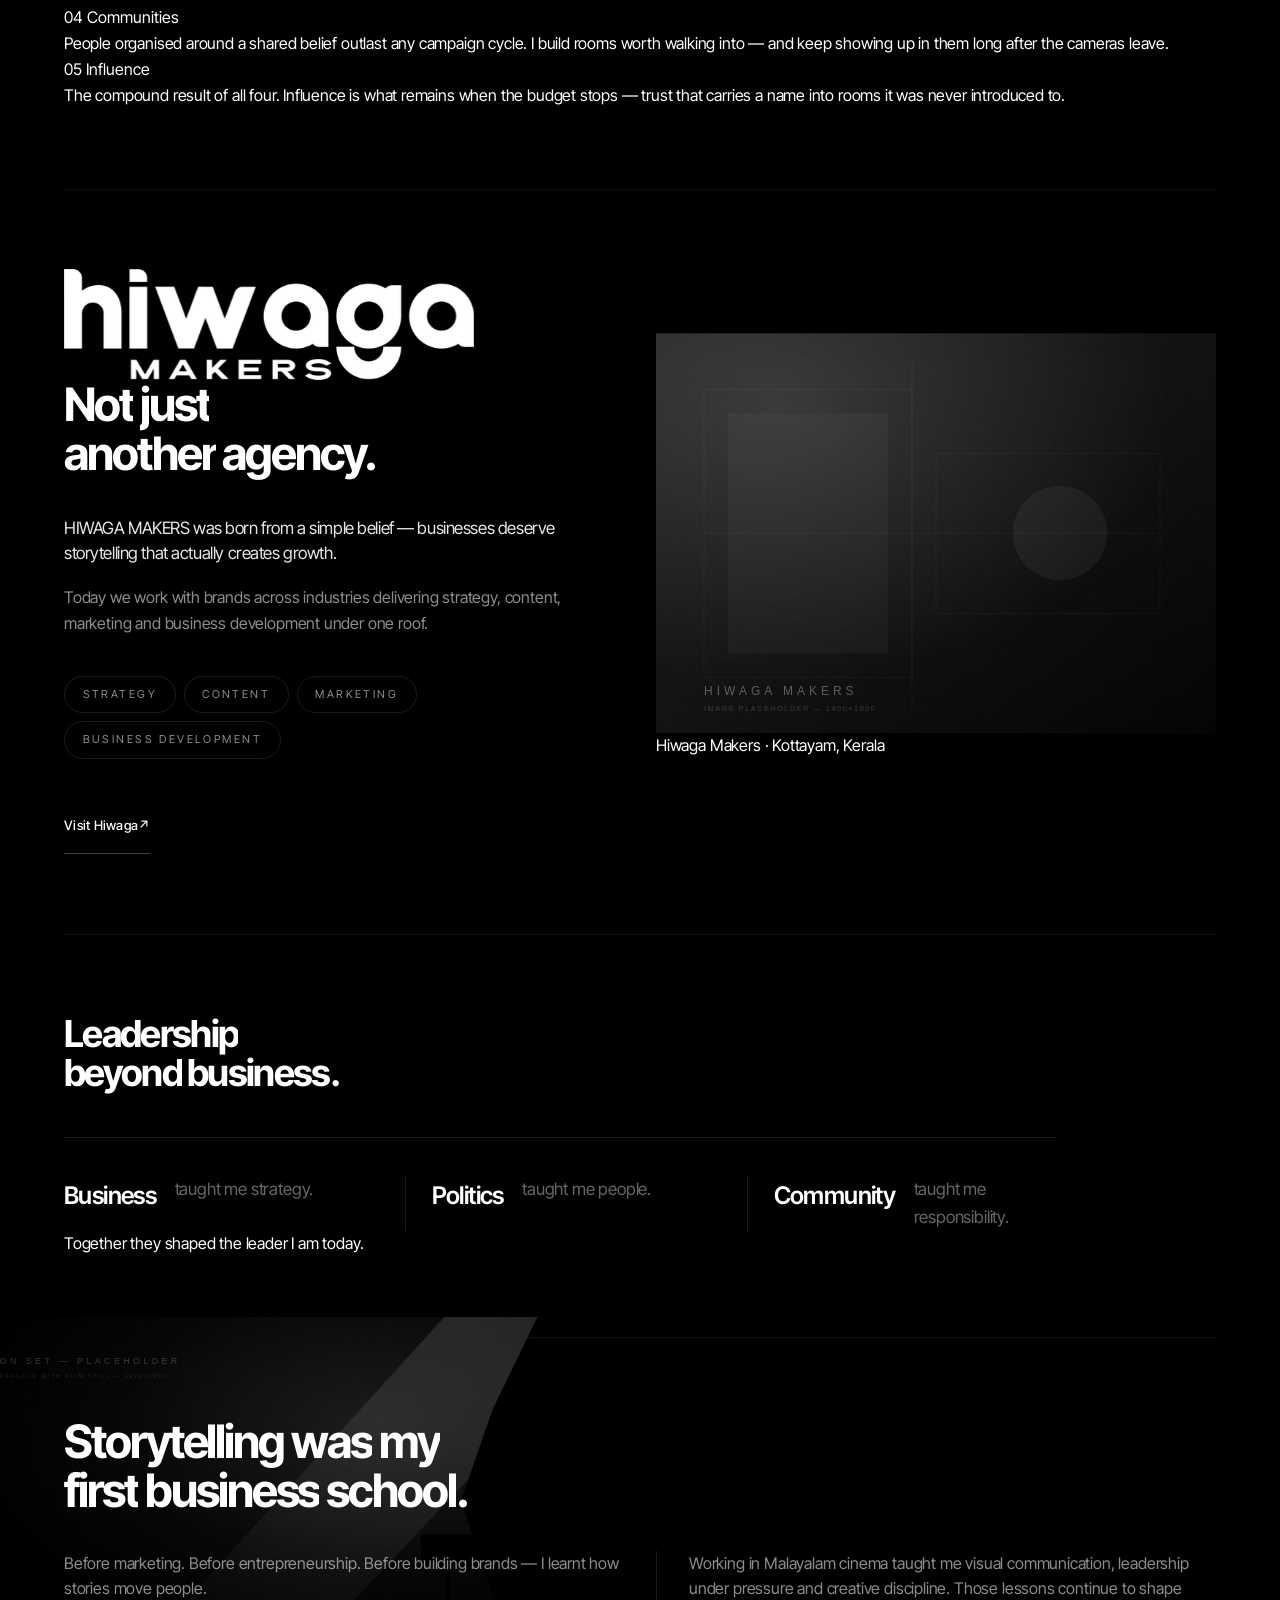
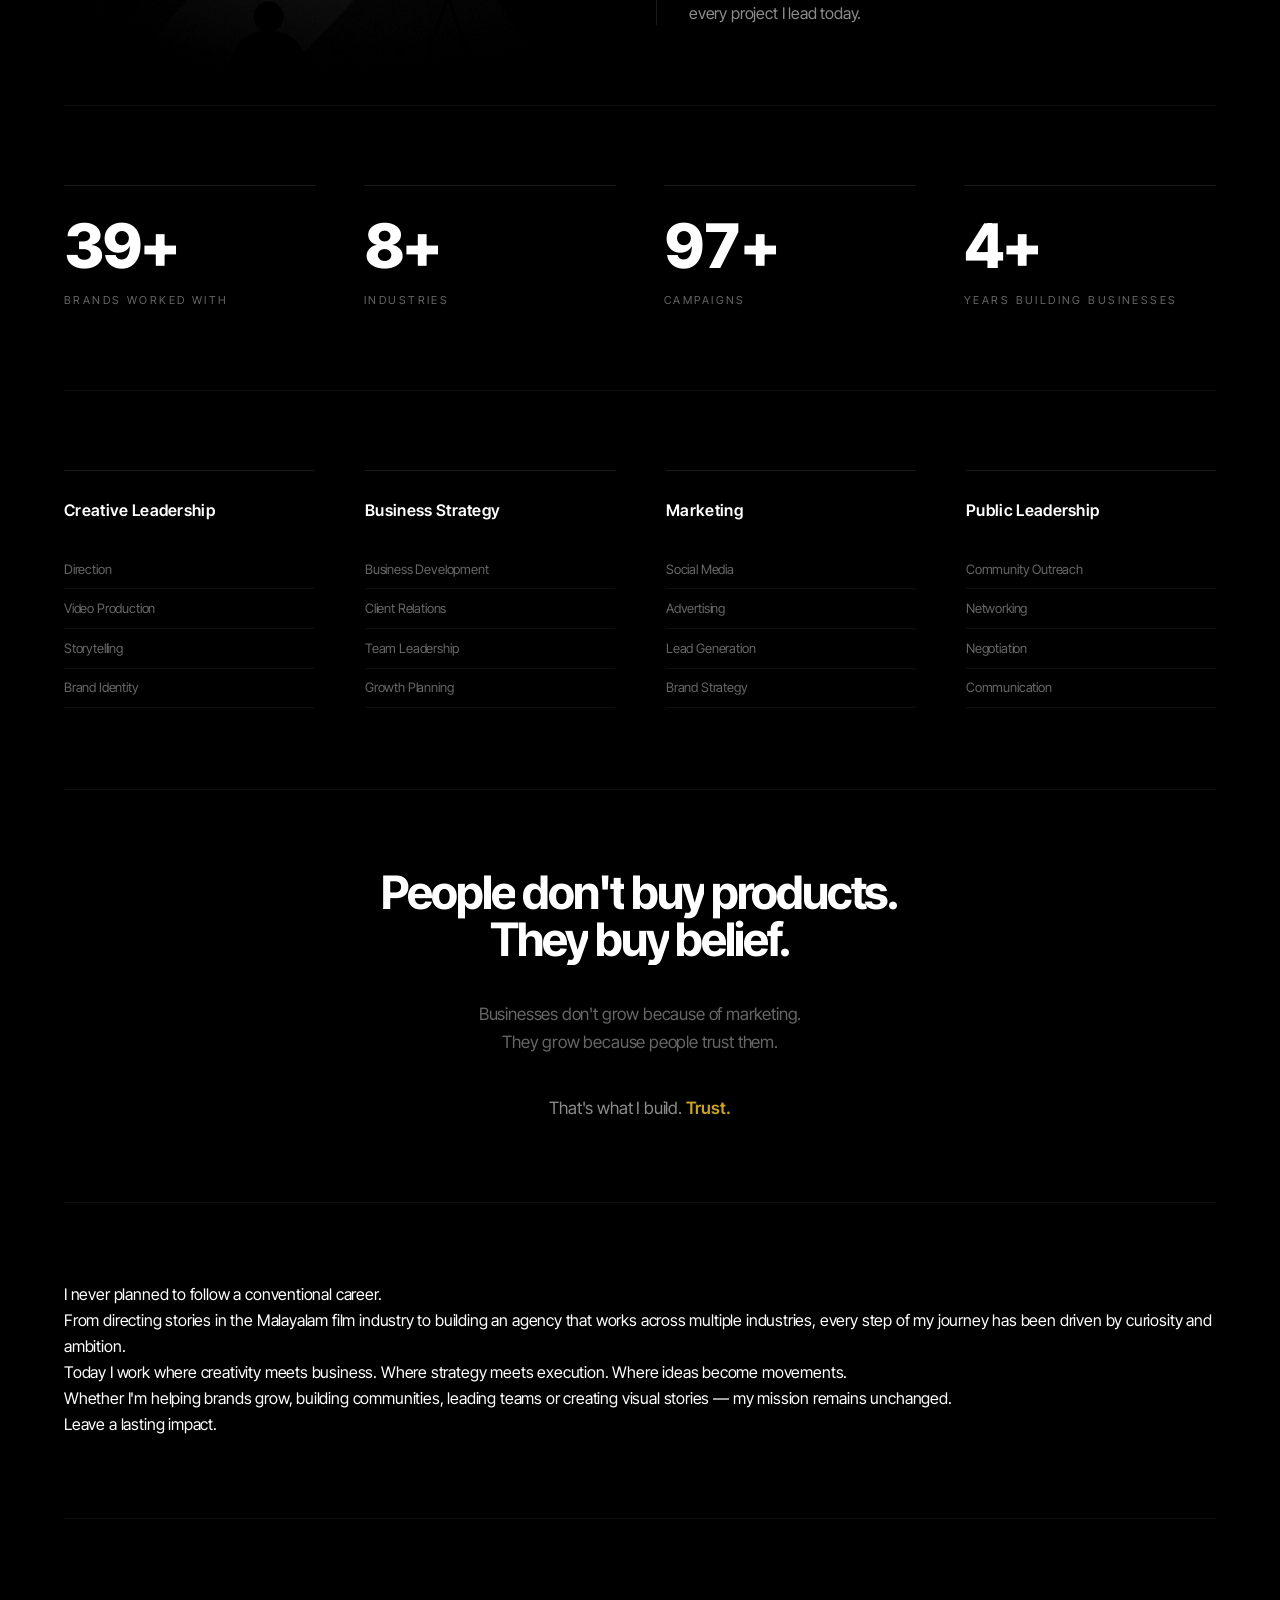
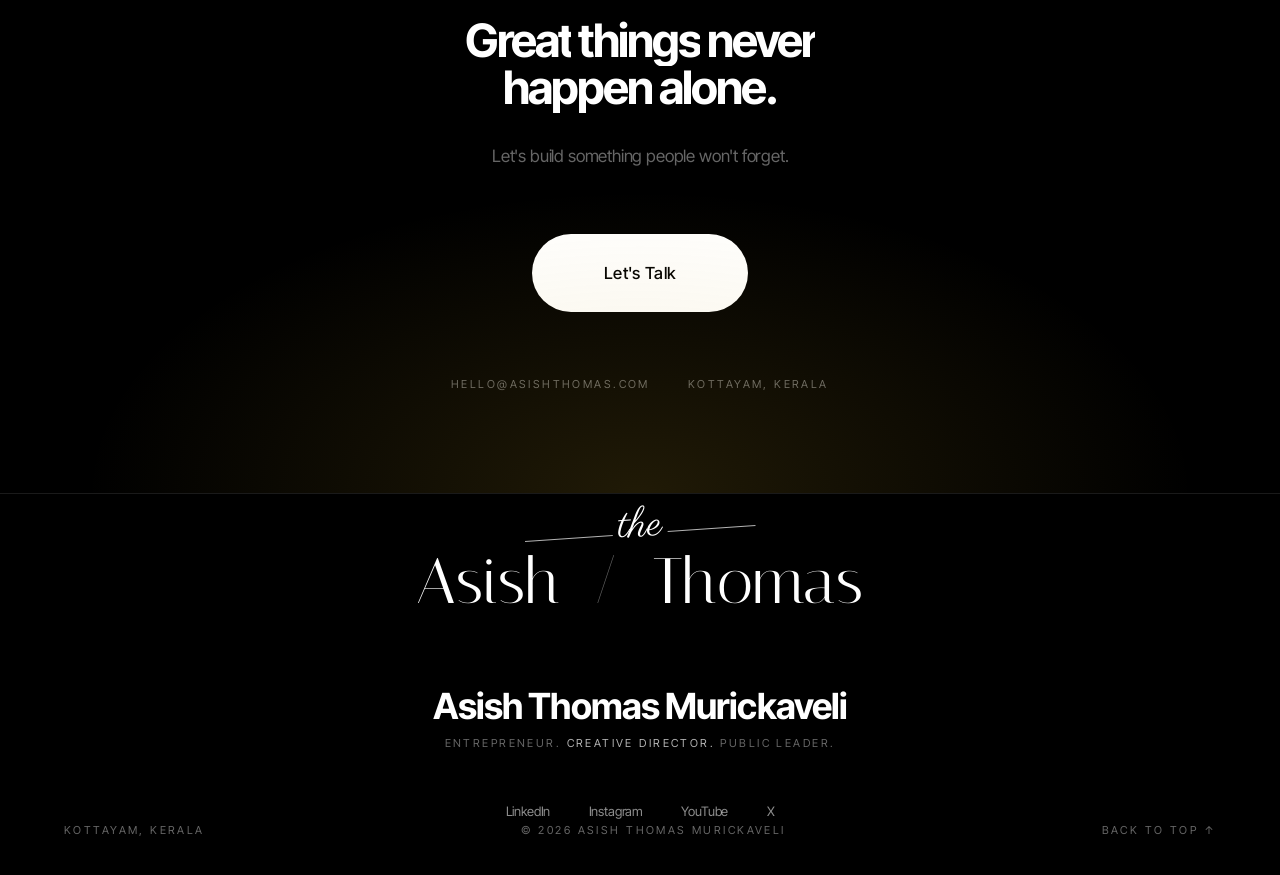
<file: _shot.html>
<!DOCTYPE html>
<html lang="en">
<head>
  <meta charset="UTF-8" />
  <meta name="viewport" content="width=device-width, initial-scale=1.0, viewport-fit=cover" />
  <meta name="theme-color" content="#000000" />

  <!-- ================= SEO ================= -->
  <title>Asish Thomas Murickaveli — I Build Influence</title>
  <meta name="description" content="Asish Thomas Murickaveli — Entrepreneur, Creative Director and Public Leader. Founder of Hiwaga Makers. Building influence across business, politics and media." />
  <meta name="author" content="Asish Thomas Murickaveli" />
  <meta name="robots" content="index, follow" />
  <link rel="canonical" href="https://asishthomas.com/" />

  <!-- Open Graph -->
  <meta property="og:type" content="website" />
  <meta property="og:title" content="Asish Thomas Murickaveli — I Build Influence" />
  <meta property="og:description" content="Entrepreneur. Creative Director. Public Leader. I help businesses, leaders and communities earn attention that lasts." />
  <meta property="og:image" content="assets/img/asish.png" />
  <meta property="og:url" content="https://asishthomas.com/" />
  <meta name="twitter:card" content="summary_large_image" />

  <!-- ================= FONTS ================= -->
  <!-- SF Pro Display is the target face and resolves natively on Apple platforms
       (see --font-sans). Inter Tight is the fallback grotesk for everyone else;
       Italiana + Parisienne set the wordmark and the "Hello, I'm" line;
       Anton carries the industries strip. -->
  <link rel="preconnect" href="https://fonts.googleapis.com" />
  <link rel="preconnect" href="https://fonts.gstatic.com" crossorigin />
  <link href="https://fonts.googleapis.com/css2?family=Anton&family=Inter+Tight:ital,wght@0,300;0,400;0,500;0,600;0,700;0,800;0,900&family=Italiana&family=Parisienne&display=swap" rel="stylesheet" />

  <!-- ================= STYLES (modular) ================= -->
  <link rel="stylesheet" href="css/variables.css" />
  <link rel="stylesheet" href="css/base.css" />
  <link rel="stylesheet" href="css/components.css" />
  <link rel="stylesheet" href="css/sections.css" />
  <link rel="stylesheet" href="css/responsive.css" />

  <link rel="icon" href="assets/img/favicon.svg" type="image/svg+xml" />

  <!-- The hero portrait is the LCP element — fetch it alongside the CSS -->
  <link rel="preload" as="image" href="assets/img/asish.png" type="image/png" fetchpriority="high" />

  <!-- Flag JS support before first paint so no-JS visitors still see everything -->
  <script>document.documentElement.classList.add('js');</script>

  <!-- Structured data -->
  <script type="application/ld+json">
  {
    "@context": "https://schema.org",
    "@type": "Person",
    "name": "Asish Thomas Murickaveli",
    "jobTitle": ["Entrepreneur", "Creative Director", "Public Leader"],
    "worksFor": { "@type": "Organization", "name": "Hiwaga Makers" },
    "address": { "@type": "PostalAddress", "addressLocality": "Kottayam", "addressRegion": "Kerala", "addressCountry": "IN" },
    "description": "Builder of influence across business, politics and media."
  }
  </script>
<style id="shotfix">
:root{--section-y:80px !important;}
.hero__img{animation:none !important;opacity:1 !important;transform:none !important}
.marquee__track{animation:none !important}
</style>
<script>
window.addEventListener('load', function(){
  var p=document.getElementById('preloader'); if(p) p.remove();
  document.body.classList.remove('is-locked'); document.body.classList.add('is-ready');
  var st=document.createElement('style'); st.textContent='*{transition:none !important}';
  document.head.appendChild(st);
  document.querySelectorAll('[data-reveal],[data-split],[data-section],.display--muted')
    .forEach(function(e){ e.classList.add('is-in'); });
});
</script></head>

<body>

<!-- ============================================================
     PRELOADER — a single counting line, no logos, no spinners
============================================================ -->
<div class="preloader" id="preloader" aria-hidden="true">
  <div class="preloader__inner">
    <span class="preloader__word">INFLUENCE</span>
    <span class="preloader__count" id="preloaderCount">00</span>
  </div>
  <div class="preloader__bar"><i id="preloaderBar"></i></div>
</div>

<!-- Film grain overlay -->
<div class="grain" aria-hidden="true"></div>

<!-- Scroll progress -->
<div class="scroll-progress" aria-hidden="true"><i id="scrollProgress"></i></div>

<a class="skip-link" href="#hero">Skip to content</a>

<!-- ============================================================
     NAVIGATION
============================================================ -->
<header class="nav" id="nav">
  <div class="nav__inner">
    <!-- Brand mark: a signature wordmark. Script given name over a
         letterspaced surname — the same pairing as the footer lockup. -->
    <a href="#hero" class="brand" aria-label="Asish Thomas Murickaveli — home">
      <span class="brand__script">Asish Thomas</span>
      <span class="brand__surname">Murickaveli</span>
    </a>

    <button class="nav__toggle" id="navToggle" aria-label="Open menu" aria-expanded="false" aria-controls="menu">
      <span></span><span></span>
    </button>
  </div>
</header>

<!-- Fullscreen menu -->
<div class="menu" id="menu" role="dialog" aria-modal="true" aria-label="Menu" hidden>
  <div class="menu__list">
    <a href="#hero"     data-nav><em>01</em> Home</a>
    <a href="#story"    data-nav><em>02</em> Story</a>
    <a href="#pillars"  data-nav><em>03</em> Pillars</a>
    <a href="#journey"  data-nav><em>04</em> Journey</a>
    <a href="#build"    data-nav><em>05</em> What I Build</a>
    <a href="#hiwaga"   data-nav><em>06</em> Hiwaga Makers</a>
    <a href="#leadership" data-nav><em>07</em> Leadership</a>
    <a href="#film"     data-nav><em>08</em> Film</a>
    <a href="#numbers"  data-nav><em>09</em> Impact</a>
    <a href="#contact"  data-nav><em>10</em> Contact</a>
  </div>
  <div class="menu__foot">
    <div class="menu__meta">
      <span>Kottayam, Kerala</span>
      <span>Entrepreneur · Creative Director · Public Leader</span>
    </div>
    <a href="#contact" class="btn btn--solid" data-nav><span>Work With Me</span></a>
  </div>
</div>

<!-- Section indicator rail -->
<nav class="rail" id="rail" aria-label="Section navigation">
  <a href="#hero"       data-nav data-rail="Home"><i></i></a>
  <a href="#story"      data-nav data-rail="Story"><i></i></a>
  <a href="#pillars"    data-nav data-rail="Pillars"><i></i></a>
  <a href="#journey"    data-nav data-rail="Journey"><i></i></a>
  <a href="#build"      data-nav data-rail="Build"><i></i></a>
  <a href="#hiwaga"     data-nav data-rail="Hiwaga"><i></i></a>
  <a href="#leadership" data-nav data-rail="Leadership"><i></i></a>
  <a href="#film"       data-nav data-rail="Film"><i></i></a>
  <a href="#numbers"    data-nav data-rail="Impact"><i></i></a>
  <a href="#contact"    data-nav data-rail="Contact"><i></i></a>
</nav>

<main id="main">

  <!-- ==========================================================
       01 · HERO
  ========================================================== -->
  <section class="hero" id="hero" data-section>
    <!-- Oversized display word. Decorative: the portrait crops into it, the
         way a title card sits behind a subject. -->
    <div class="hero__word" aria-hidden="true" data-parallax="0.04">
      <span>INFLUENCE</span>
    </div>

    <!-- Cut-out portrait: stands in front of the display word, feet feathered
         into the section edge. WebP first, PNG for older Safari. -->
    <div class="hero__media" data-parallax="0.06">
      <picture>
        <img
          src="assets/img/asish.png"
          alt="Portrait of Asish Thomas Murickaveli"
          class="hero__img"
          width="1323" height="1189"
          fetchpriority="high" decoding="async" />
      </picture>
    </div>

    <div class="hero__inner">
      <div class="hero__grid">

        <div class="hero__lead">
          <p class="hero__script" data-reveal>Hello, I'm</p>

          <h1 class="hero__name" data-split data-delay="140">Asish Thomas<br />Murickaveli</h1>

          <p class="hero__role" data-reveal data-delay="520">
            I Build Influence.<br />
            <span>Across Business · Politics · Media</span>
          </p>

          <p class="hero__copy" data-reveal data-delay="600">
            Entrepreneur, creative director and public leader. I help businesses,
            leaders and communities earn attention that lasts — not through trends,
            through vision.
          </p>

          <div class="hero__actions" data-reveal data-delay="680">
            <a href="#journey" class="btn btn--solid" data-nav>
              <span>Explore My Journey</span>
            </a>
            <a href="#contact" class="btn btn--ghost" data-nav>
              <span>Work With Me</span>
            </a>
          </div>

          <p class="hero__pill" data-reveal data-delay="760">
            <span class="dot" aria-hidden="true"></span>
            Available for collaborations
          </p>
        </div>

        <aside class="hero__side">
          <p class="hero__place" data-reveal data-delay="660">Kottayam, Kerala</p>

          <p class="hero__note" data-reveal data-delay="700">
            <span class="spark" aria-hidden="true">✦</span>
            Turning attention into influence that lasts.
          </p>

          <ul class="hero__stats" aria-label="Track record">
            <li data-reveal data-delay="760"><b>40+</b><span>Brands<br />Worked With</span></li>
            <li data-reveal data-delay="820"><b>100+</b><span>Campaigns<br />Delivered</span></li>
            <li data-reveal data-delay="880"><b>8+</b><span>Industries<br />Served</span></li>
          </ul>
        </aside>

      </div>
    </div>
  </section>

  <!-- ==========================================================
       MARQUEE · Industries
  ========================================================== -->
  <section class="marquee" aria-label="Industries served">
    <div class="marquee__track">
      <div class="marquee__group">
        <span>Healthcare</span><em>·</em><span>Education</span><em>·</em><span>Hospitality</span><em>·</em>
        <span>Construction</span><em>·</em><span>Travel</span><em>·</em><span>Food</span><em>·</em>
        <span>Fashion</span><em>·</em><span>Politics</span><em>·</em>
      </div>
      <div class="marquee__group" aria-hidden="true">
        <span>Healthcare</span><em>·</em><span>Education</span><em>·</em><span>Hospitality</span><em>·</em>
        <span>Construction</span><em>·</em><span>Travel</span><em>·</em><span>Food</span><em>·</em>
        <span>Fashion</span><em>·</em><span>Politics</span><em>·</em>
      </div>
    </div>
  </section>

  <!-- ==========================================================
       02 · STORY
  ========================================================== -->
  <section class="section story" id="story" data-section>
    <div class="wrap">

      <!-- Band 1 — the statement -->
      <h2 class="story__statement" data-split>
        There are people who run businesses.<br />
        Then there are people who <span class="hl">build movements.</span>
      </h2>

      <!-- Band 2 — the same five sentences, restructured so they scan -->
      <ul class="known">
        <li class="known__item" data-reveal>
          <span class="known__who">Some people</span>
          <span class="known__what">A filmmaker.</span>
        </li>
        <li class="known__item" data-reveal data-delay="70">
          <span class="known__who">Others</span>
          <span class="known__what">Founder of Hiwaga&nbsp;Makers.</span>
        </li>
        <li class="known__item" data-reveal data-delay="140">
          <span class="known__who">Many</span>
          <span class="known__what">Political campaigns.</span>
        </li>
        <li class="known__item" data-reveal data-delay="210">
          <span class="known__who">Clients</span>
          <span class="known__what">The one who grows their brand.</span>
        </li>
        <li class="known__item" data-reveal data-delay="280">
          <span class="known__who">Communities</span>
          <span class="known__what">Someone who shows up.</span>
        </li>
      </ul>

      <!-- Band 3 — the conclusion -->
      <blockquote class="creed" data-reveal>
        <span>Every chapter of my journey has taught me one thing —</span>
        <strong>influence is built through trust, vision and execution.</strong>
        <span>That's what I dedicate my life to.</span>
      </blockquote>

    </div>
  </section>

  <!-- ==========================================================
       03 · PILLARS
  ========================================================== -->
  <section class="section pillars" id="pillars" data-section>
    <div class="wrap">
      <header class="intro">
        <h2 class="intro__title" data-split>What defines me.</h2>
        <p class="intro__sub" data-reveal data-delay="120">
          Three disciplines, one way of working — I build the business, tell its story
          and stand behind it in public.
        </p>
      </header>

      <div class="cards">

        <article class="card" data-reveal>
          <span class="card__glow" aria-hidden="true"></span>
            <h3 class="card__title">Entrepreneur.</h3>
            <p class="card__text">I build businesses.<br />Not campaigns.</p>
          <span class="card__line" aria-hidden="true"></span>
        </article>

        <article class="card" data-reveal data-delay="90">
          <span class="card__glow" aria-hidden="true"></span>
            <h3 class="card__title">Creative Strategist.</h3>
            <p class="card__text">Stories create attention.<br />Strategy creates impact.</p>
          <span class="card__line" aria-hidden="true"></span>
        </article>

        <article class="card" data-reveal data-delay="180">
          <span class="card__glow" aria-hidden="true"></span>
            <h3 class="card__title">Public Leader.</h3>
            <p class="card__text">Business. Politics. Community.<br />Different worlds. One vision.</p>
          <span class="card__line" aria-hidden="true"></span>
        </article>

      </div>
    </div>
  </section>

  <!-- ==========================================================
       WHO AM I — large typography statement
  ========================================================== -->
  <section class="section statement" data-section>
    <div class="wrap">
      <p class="statement__line" data-reveal>I don't believe in staying inside one industry.</p>
      <p class="statement__line" data-reveal data-delay="80">I believe every industry needs leadership.</p>
      <p class="statement__small" data-reveal data-delay="160">
        Whether I'm building a brand, leading a creative team, developing a political campaign
        or producing visual stories — my goal never changes.
      </p>
      <p class="statement__line statement__line--hi" data-reveal data-delay="240">Create impact that people remember.</p>
    </div>
  </section>

  <!-- ==========================================================
       04 · JOURNEY TIMELINE
  ========================================================== -->
  <section class="section journey" id="journey" data-section>
    <div class="wrap">
      <!-- Every chapter visible at once. Interaction is hover + a line that
           fills as the section scrolls past — nothing is hidden behind a click. -->
      <ol class="track" id="track">
        <span class="track__line" aria-hidden="true"><i></i></span>

        <li class="track__step" data-reveal>
          <span class="track__node" aria-hidden="true"></span>
          <p class="track__year">2019</p>
          <h3 class="track__title">The Film Industry</h3>
          <p class="track__role">Assistant Director · Malayalam Cinema</p>
          <p class="track__text">Learnt storytelling. Leadership. Production. Discipline.</p>
        </li>

        <li class="track__step" data-reveal data-delay="90">
          <span class="track__node" aria-hidden="true"></span>
          <p class="track__year">2020</p>
          <h3 class="track__title">Founded Hiwaga Makers</h3>
          <p class="track__role">Founder · Creative &amp; Growth Agency</p>
          <p class="track__text">Turned freelance work into an agency.</p>
        </li>

        <li class="track__step" data-reveal data-delay="180">
          <span class="track__node" aria-hidden="true"></span>
          <p class="track__year">Today</p>
          <h3 class="track__title">Brands Across Industries</h3>
          <p class="track__role">Strategy · Content · Growth</p>
          <p class="track__text">Healthcare. Education. Hospitality. Construction. Travel. Food. Fashion. Politics.</p>
        </li>

        <li class="track__step track__step--future" data-reveal data-delay="270">
          <span class="track__node" aria-hidden="true"></span>
          <p class="track__year">Tomorrow</p>
          <h3 class="track__title">Influence Beyond Business</h3>
          <p class="track__role">The next chapter</p>
          <p class="track__text">Building influence that extends beyond business.</p>
        </li>
      </ol>
  </section>

  <!-- ==========================================================
       05 · WHAT I BUILD — expanding list, not cards
  ========================================================== -->
  <section class="section build" id="build" data-section>
    <div class="wrap">
      <h2 class="display" data-split>Not services.</h2>

      <div class="accordion" id="accordion">
        <div class="acc" data-reveal>
          <button class="acc__head" aria-expanded="false">
            <span class="acc__index">01</span>
            <span class="acc__title">Businesses</span>
            <span class="acc__icon" aria-hidden="true"></span>
          </button>
          <div class="acc__panel"><div class="acc__inner">
            <p>Ventures built to stand on their own — structure, positioning, revenue model and the team that runs it. I don't consult from the sidelines; I build the thing and stay accountable for whether it works.</p>
          </div></div>
        </div>

        <div class="acc" data-reveal>
          <button class="acc__head" aria-expanded="false">
            <span class="acc__index">02</span>
            <span class="acc__title">Brands</span>
            <span class="acc__icon" aria-hidden="true"></span>
          </button>
          <div class="acc__panel"><div class="acc__inner">
            <p>Identity, voice and visual language that make a business recognisable before it is ever explained. A brand is not a logo — it is the memory people keep of you.</p>
          </div></div>
        </div>

        <div class="acc" data-reveal>
          <button class="acc__head" aria-expanded="false">
            <span class="acc__index">03</span>
            <span class="acc__title">Campaigns</span>
            <span class="acc__icon" aria-hidden="true"></span>
          </button>
          <div class="acc__panel"><div class="acc__inner">
            <p>Commercial and political. Message architecture, creative direction, ground execution and the discipline to measure what actually moved. Attention is easy. Movement is the work.</p>
          </div></div>
        </div>

        <div class="acc" data-reveal>
          <button class="acc__head" aria-expanded="false">
            <span class="acc__index">04</span>
            <span class="acc__title">Communities</span>
            <span class="acc__icon" aria-hidden="true"></span>
          </button>
          <div class="acc__panel"><div class="acc__inner">
            <p>People organised around a shared belief outlast any campaign cycle. I build rooms worth walking into — and keep showing up in them long after the cameras leave.</p>
          </div></div>
        </div>

        <div class="acc" data-reveal>
          <button class="acc__head" aria-expanded="false">
            <span class="acc__index">05</span>
            <span class="acc__title">Influence</span>
            <span class="acc__icon" aria-hidden="true"></span>
          </button>
          <div class="acc__panel"><div class="acc__inner">
            <p>The compound result of all four. Influence is what remains when the budget stops — trust that carries a name into rooms it was never introduced to.</p>
          </div></div>
        </div>
      </div>
    </div>
  </section>

  <!-- ==========================================================
       06 · HIWAGA MAKERS
  ========================================================== -->
  <section class="section hiwaga" id="hiwaga" data-section>
    <div class="wrap hiwaga__grid">
      <div class="hiwaga__text">
        <a class="hiwaga__logo" href="https://www.hiwagamakers.com/" target="_blank"
           rel="noopener noreferrer" aria-label="Hiwaga Makers — visit the website" data-reveal>
          <picture>
            <source srcset="assets/img/hiwaga-logo.webp" type="image/webp" />
            <img src="assets/img/hiwaga-logo.png" alt="Hiwaga Makers"
                 width="560" height="152" loading="lazy" decoding="async" />
          </picture>
        </a>

        <h2 class="display" data-split>Not just<br />another agency.</h2>
        <p class="lead" data-reveal>
          HIWAGA MAKERS was born from a simple belief — businesses deserve storytelling
          that actually creates growth.
        </p>
        <p class="body" data-reveal data-delay="80">
          Today we work with brands across industries delivering strategy, content,
          marketing and business development under one roof.
        </p>
        <ul class="hiwaga__services" data-reveal data-delay="140">
          <li>Strategy</li><li>Content</li><li>Marketing</li><li>Business Development</li>
        </ul>
        <a href="https://www.hiwagamakers.com/" class="btn btn--line"
           target="_blank" rel="noopener noreferrer"><span>Visit Hiwaga</span></a>
      </div>

      <figure class="hiwaga__media" data-parallax="0.08">
        <img src="assets/img/hiwaga.svg" alt="Hiwaga Makers studio work" loading="lazy" decoding="async" width="1400" height="1000" />
        <figcaption>Hiwaga Makers · Kottayam, Kerala</figcaption>
      </figure>
    </div>
  </section>

  <!-- ==========================================================
       07 · LEADERSHIP
  ========================================================== -->
  <section class="section leadership" id="leadership" data-section>
    <div class="wrap">
      <h2 class="display display--lg" data-split>Leadership<br />beyond business.</h2>

      <div class="triad">
        <div class="triad__item" data-reveal>
          <span class="triad__k">Business</span>
          <p>taught me strategy.</p>
        </div>
        <div class="triad__item" data-reveal data-delay="80">
          <span class="triad__k">Politics</span>
          <p>taught me people.</p>
        </div>
        <div class="triad__item" data-reveal data-delay="160">
          <span class="triad__k">Community</span>
          <p>taught me responsibility.</p>
        </div>
      </div>

      <p class="leadership__close" data-reveal data-delay="220">
        Together they shaped the leader I am today.
      </p>
    </div>
  </section>

  <!-- ==========================================================
       08 · FILM
  ========================================================== -->
  <section class="section film" id="film" data-section>
    <figure class="film__media" data-parallax="0.14">
      <img src="assets/img/film.svg" alt="On set, Malayalam cinema" loading="lazy" decoding="async" width="1920" height="1080" />
    </figure>

    <div class="wrap film__inner">
      <h2 class="display" data-split>Storytelling was my<br />first business school.</h2>
      <div class="film__cols">
        <p data-reveal>Before marketing. Before entrepreneurship. Before building brands — I learnt how stories move people.</p>
        <p data-reveal data-delay="80">Working in Malayalam cinema taught me visual communication, leadership under pressure and creative discipline. Those lessons continue to shape every project I lead today.</p>
      </div>
    </div>
  </section>

  <!-- ==========================================================
       09 · NUMBERS
  ========================================================== -->
  <section class="section numbers" id="numbers" data-section>
    <div class="wrap">
      <div class="numbers__grid">
        <div class="num" data-reveal>
          <span class="num__value" data-count="40" data-suffix="+">0</span>
          <span class="num__label">Brands Worked With</span>
        </div>
        <div class="num" data-reveal data-delay="80">
          <span class="num__value" data-count="8" data-suffix="+">0</span>
          <span class="num__label">Industries</span>
        </div>
        <div class="num" data-reveal data-delay="160">
          <span class="num__value" data-count="100" data-suffix="+">0</span>
          <span class="num__label">Campaigns</span>
        </div>
        <div class="num" data-reveal data-delay="240">
          <span class="num__value" data-count="4" data-suffix="+">0</span>
          <span class="num__label">Years Building Businesses</span>
        </div>
      </div>
    </div>
  </section>

  <!-- ==========================================================
       SKILLS
  ========================================================== -->
  <section class="section skills" id="skills" data-section>
    <div class="wrap">
      <div class="skills__grid">
        <div class="skill" data-reveal>
          <h3>Creative Leadership</h3>
          <ul><li>Direction</li><li>Video Production</li><li>Storytelling</li><li>Brand Identity</li></ul>
        </div>
        <div class="skill" data-reveal data-delay="80">
          <h3>Business Strategy</h3>
          <ul><li>Business Development</li><li>Client Relations</li><li>Team Leadership</li><li>Growth Planning</li></ul>
        </div>
        <div class="skill" data-reveal data-delay="160">
          <h3>Marketing</h3>
          <ul><li>Social Media</li><li>Advertising</li><li>Lead Generation</li><li>Brand Strategy</li></ul>
        </div>
        <div class="skill" data-reveal data-delay="240">
          <h3>Public Leadership</h3>
          <ul><li>Community Outreach</li><li>Networking</li><li>Negotiation</li><li>Communication</li></ul>
        </div>
      </div>
    </div>
  </section>

  <!-- ==========================================================
       PHILOSOPHY
  ========================================================== -->
  <section class="section philosophy" data-section>
    <div class="wrap">
      <h2 class="philosophy__big" data-split>People don't buy products.<br />They buy belief.</h2>
      <div class="philosophy__sub">
        <p data-reveal>Businesses don't grow because of marketing.</p>
        <p data-reveal data-delay="80">They grow because people trust them.</p>
        <p class="philosophy__punch" data-reveal data-delay="160">That's what I build. <span>Trust.</span></p>
      </div>
    </div>
  </section>

  <!-- ==========================================================
       ABOUT — long form, editorial
  ========================================================== -->
  <section class="section about" id="about" data-section>
    <div class="wrap about__grid">
      <div class="about__text">
        <p data-reveal>I never planned to follow a conventional career.</p>
        <p data-reveal data-delay="60">From directing stories in the Malayalam film industry to building an agency that works across multiple industries, every step of my journey has been driven by curiosity and ambition.</p>
        <p data-reveal data-delay="120">Today I work where creativity meets business. Where strategy meets execution. Where ideas become movements.</p>
        <p data-reveal data-delay="180">Whether I'm helping brands grow, building communities, leading teams or creating visual stories — my mission remains unchanged.</p>
        <p class="about__mission" data-reveal data-delay="240">Leave a lasting impact.</p>
      </div>
    </div>
  </section>

  <!-- ==========================================================
       12 · CONTACT
  ========================================================== -->
  <section class="section contact" id="contact" data-section>
    <div class="wrap contact__inner">
      <h2 class="contact__big" data-split>Great things never<br />happen alone.</h2>
      <p class="contact__sub" data-reveal>Let's build something people won't forget.</p>

      <a href="https://wa.me/919447853656" target="_blank" rel="noopener" class="btn btn--big"><span>Let's Talk</span></a>

      <div class="contact__meta">
        <a href="mailto:hello@asishthomas.com" data-reveal>hello@asishthomas.com</a>
        <span data-reveal data-delay="60">Kottayam, Kerala</span>
      </div>
    </div>
  </section>

</main>

<!-- ============================================================
     FOOTER
============================================================ -->
<footer class="footer" data-section>
  <div class="wrap">
    <div class="wordmark" aria-hidden="true">
      <span class="wordmark__the">the</span>
      <span class="wordmark__name">Asish <i>/</i> Thomas</span>
    </div>

    <h2 class="footer__name">Asish Thomas Murickaveli</h2>
    <p class="footer__roles">Entrepreneur. <span>Creative Director.</span> Public Leader.</p>

    <div class="footer__links">
      <a href="#">LinkedIn</a>
      <a href="#">Instagram</a>
      <a href="#">YouTube</a>
      <a href="#">X</a>
    </div>

    <div class="footer__bottom">
      <span>Kottayam, Kerala</span>
      <span>&copy; <span id="year">2026</span> Asish Thomas Murickaveli</span>
      <a href="#hero" data-nav>Back to top ↑</a>
    </div>
  </div>
</footer>

<!-- ================= SCRIPTS ================= -->
<script src="js/main.js" defer></script>
</body>
</html>
</file>
<file: css/variables.css>
/* ============================================================
   VARIABLES — single source of truth for the whole design system
   Black. White. Type. Space. Nothing decorative.
============================================================ */

:root {
  /* ---------- Colour ---------- */
  --black:        #000000;
  --off-black:    #050505;
  --ink:          #0a0a0a;   /* raised surfaces */
  --white:        #ffffff;
  --white-90:     rgba(255, 255, 255, 0.90);
  --white-70:     rgba(255, 255, 255, 0.70);
  --white-55:     rgba(255, 255, 255, 0.55);
  --white-40:     rgba(255, 255, 255, 0.40);
  --white-25:     rgba(255, 255, 255, 0.25);
  --white-12:     rgba(255, 255, 255, 0.12);
  --white-08:     rgba(255, 255, 255, 0.08);
  --line:         rgba(255, 255, 255, 0.10);
  --line-soft:    rgba(255, 255, 255, 0.06);

  /* The accent — a single tungsten gold. Emphasis, numbers and light; never a fill. */
  --accent:        #c9a227;
  --accent-bright: #e8c14a;   /* top of the display-word gradient */
  --accent-deep:   #6b5310;   /* bottom of it */
  --accent-glow:   rgba(201, 162, 39, 0.16);

  /* ---------- Type ---------- */
  /* SF Pro is the target face. On Apple platforms -apple-system resolves to the
     real SF Pro Display/Text with correct optical sizing; elsewhere Helvetica Neue
     and Inter Tight (the closest freely-licensable grotesk) stand in. Apple's
     licence does not permit self-hosting SF Pro as a webfont. */
  --font-sans: -apple-system, BlinkMacSystemFont, 'SF Pro Display', 'SF Pro Text',
               'Helvetica Neue', 'Inter Tight', Inter, Helvetica, Arial, sans-serif;
  --font-display: 'Italiana', 'Inter Tight', serif;      /* signature wordmark */
  --font-script: 'Parisienne', 'Snell Roundhand', 'Apple Chancery', cursive;  /* signature */
  --font-impact: 'Anton', 'Haettenschweiler', 'Arial Narrow Bold', var(--font-sans);

  /* Fluid type scale — 320px → 1920px, clamps keep it sane at 4K */
  --fs-hero:    clamp(2.5rem, 6.2vw, 7rem);
  --fs-display: clamp(1.875rem, 3.6vw, 3.5rem);
  --fs-lg:      clamp(1.625rem, 2.9vw, 2.75rem);
  --fs-md:      clamp(1.25rem, 1.9vw, 1.75rem);
  --fs-lead:    clamp(1.0625rem, 1.3vw, 1.25rem);
  --fs-body:    clamp(1rem, 1.15vw, 1.125rem);
  --fs-sm:      clamp(0.8125rem, 1vw, 0.9375rem);
  --fs-label:   clamp(0.6875rem, 0.85vw, 0.75rem);

  --lh-tight:   0.92;
  --lh-snug:    1.06;
  --lh-body:    1.62;

  --ls-tight:   -0.045em;   /* big headlines, SF-Pro-Display style optical tightening */
  --ls-snug:    -0.025em;
  --ls-wide:    0.22em;     /* labels / eyebrows */

  /* ---------- Space ---------- */
  --gutter:     clamp(1.25rem, 5vw, 5rem);
  --section-y:  clamp(3.5rem, 8vh, 6.5rem);
  --maxw:       1440px;   /* content column — keeps generous air at 1920+ */
  --maxw-text:  62ch;

  /* ---------- Motion ---------- */
  --ease:        cubic-bezier(0.22, 1, 0.36, 1);      /* out-expo-ish */
  --ease-inout:  cubic-bezier(0.76, 0, 0.24, 1);
  --dur-fast:    280ms;
  --dur:         620ms;
  --dur-slow:    1100ms;

  /* ---------- Layers ---------- */
  --z-menu:     850;
  --z-nav:      880;   /* above the menu — the toggle doubles as its close button */
  --z-grain:    900;
  --z-loader:   1100;

  --nav-h: 84px;
}

@media (max-width: 720px) {
  :root { --nav-h: 64px; }
}
</file>
<file: css/base.css>
/* ============================================================
   BASE — reset, document, typography primitives, utilities
============================================================ */

*, *::before, *::after { box-sizing: border-box; }

* { margin: 0; padding: 0; }

html {
  -webkit-text-size-adjust: 100%;
  scroll-behavior: smooth;
  /* offset anchor landings for the fixed nav */
  scroll-padding-top: var(--nav-h);
}

body {
  background: var(--black);
  color: var(--white);
  font-family: var(--font-sans);
  font-size: var(--fs-body);
  line-height: var(--lh-body);
  font-weight: 400;
  letter-spacing: -0.011em;
  -webkit-font-smoothing: antialiased;
  -moz-osx-font-smoothing: grayscale;
  overflow-x: hidden;
  text-rendering: optimizeLegibility;
}

body.is-locked { overflow: hidden; }

img, svg, video {
  display: block;
  max-width: 100%;
  height: auto;
}

ul, ol { list-style: none; }

a {
  color: inherit;
  text-decoration: none;
}

button {
  font: inherit;
  color: inherit;
  background: none;
  border: 0;
  cursor: pointer;
}

::selection {
  background: var(--white);
  color: var(--black);
}

/* Focus — visible, but only for keyboard users */
:focus-visible {
  outline: 1px solid var(--white);
  outline-offset: 4px;
}

/* ---------- Scrollbar ---------- */
::-webkit-scrollbar { width: 8px; }
::-webkit-scrollbar-track { background: var(--black); }
::-webkit-scrollbar-thumb { background: var(--white-12); }
::-webkit-scrollbar-thumb:hover { background: var(--white-25); }

/* ============================================================
   TYPE PRIMITIVES
============================================================ */

h1, h2, h3, h4 {
  font-weight: 700;
  line-height: var(--lh-tight);
  letter-spacing: var(--ls-tight);
  text-wrap: balance;
}

.display {
  font-size: var(--fs-display);
  font-weight: 700;
  line-height: var(--lh-snug);
  letter-spacing: var(--ls-tight);
}

.display--lg { font-size: var(--fs-lg); }

/* Payoff phrase inside a statement — used sparingly, one per section at most */
.hl { color: var(--accent); }

.display--muted {
  color: var(--white-25);
  transition: color var(--dur-slow) var(--ease);
}
.display--muted.is-in { color: var(--white); }
.display--muted .hl { color: var(--accent); }

.lead {
  font-size: var(--fs-lead);
  line-height: 1.45;
  letter-spacing: var(--ls-snug);
  color: var(--white-90);
  max-width: var(--maxw-text);
}

.body {
  font-size: var(--fs-body);
  color: var(--white-55);
  max-width: var(--maxw-text);
}

/* ============================================================
   LAYOUT
============================================================ */

.wrap {
  width: 100%;
  max-width: var(--maxw);
  margin-inline: auto;
  padding-inline: var(--gutter);
}

.section {
  position: relative;
  padding-block: var(--section-y);
}

/* A hairline between major sections, drawn on scroll */
.section::before {
  content: "";
  position: absolute;
  inset-inline: var(--gutter);
  top: 0;
  height: 1px;
  background: var(--line-soft);
}

.skip-link {
  position: absolute;
  left: -9999px;
  top: 0;
  z-index: 1200;
  background: var(--white);
  color: var(--black);
  padding: 0.75rem 1.25rem;
  font-size: 0.875rem;
}
.skip-link:focus { left: 1rem; top: 1rem; }

.sr-only {
  position: absolute;
  width: 1px; height: 1px;
  padding: 0; margin: -1px;
  overflow: hidden;
  clip: rect(0 0 0 0);
  white-space: nowrap;
}

/* ============================================================
   ANIMATION PRIMITIVES
   Two mechanisms only:
   1. [data-reveal]  → fade + rise
   2. [data-split]   → per-word mask reveal (words wrapped by JS)
============================================================ */

/* Gated on `.js` so the page is fully readable if JavaScript never loads */
.js [data-reveal] {
  opacity: 0;
  transform: translate3d(0, 28px, 0);
  transition:
    opacity var(--dur-slow) var(--ease),
    transform var(--dur-slow) var(--ease);
  transition-delay: var(--d, 0ms);
  will-change: opacity, transform;
}
.js [data-reveal].is-in {
  opacity: 1;
  transform: none;
}

/* word masking */
.word {
  display: inline-block;
  overflow: hidden;
  vertical-align: top;
  padding-bottom: 0.06em;   /* room for descenders inside the mask */
  margin-bottom: -0.06em;
}
.word > i {
  display: inline-block;
  font-style: inherit;
  transform: translate3d(0, 110%, 0);
  transition: transform 1s var(--ease);
  transition-delay: var(--d, 0ms);
  will-change: transform;
}
[data-split].is-in .word > i { transform: none; }

/* Preloader only exists with JS — hide it otherwise */
html:not(.js) .preloader { display: none; }

/* ============================================================
   REDUCED MOTION — everything resolves instantly, nothing moves
============================================================ */
@media (prefers-reduced-motion: reduce) {
  html { scroll-behavior: auto; }

  *,
  *::before,
  *::after {
    animation-duration: 0.001ms !important;
    animation-iteration-count: 1 !important;
    transition-duration: 0.001ms !important;
    scroll-behavior: auto !important;
  }

  [data-reveal] { opacity: 1 !important; transform: none !important; }
  .word > i { transform: none !important; }
  .grain { display: none !important; }
  .marquee__track { animation: none !important; }
}
</file>
<file: css/components.css>
/* ============================================================
   COMPONENTS — chrome that lives above the page
   Preloader · Grain · Nav · Menu ·
   Rail · Buttons · Marquee · Accordion
============================================================ */

/* ------------------------------------------------------------
   PRELOADER
------------------------------------------------------------ */
.preloader {
  position: fixed;
  inset: 0;
  z-index: var(--z-loader);
  background: var(--black);
  display: grid;
  place-content: center;
  transition: opacity 700ms var(--ease), visibility 700ms;
}
.preloader.is-done {
  opacity: 0;
  visibility: hidden;
  pointer-events: none;
}
.preloader__inner {
  display: flex;
  align-items: baseline;
  gap: clamp(1rem, 3vw, 2.5rem);
}
.preloader__word {
  font-size: clamp(1.5rem, 5vw, 3.5rem);
  font-weight: 700;
  letter-spacing: var(--ls-tight);
}
.preloader__count {
  font-size: var(--fs-label);
  letter-spacing: var(--ls-wide);
  color: var(--white-40);
  font-variant-numeric: tabular-nums;
}
.preloader__bar {
  position: absolute;
  left: var(--gutter);
  right: var(--gutter);
  bottom: var(--gutter);
  height: 1px;
  background: var(--white-08);
  overflow: hidden;
}
.preloader__bar i {
  display: block;
  height: 100%;
  width: 100%;
  background: var(--white);
  transform: scaleX(0);
  transform-origin: left;
  transition: transform 200ms linear;
}

/* ------------------------------------------------------------
   GRAIN — texture keeps flat black from looking like dead pixels
------------------------------------------------------------ */
.grain {
  position: fixed;
  inset: -100%;
  z-index: var(--z-grain);
  pointer-events: none;
  opacity: 0.035;
  background-image: url("data:image/svg+xml,%3Csvg xmlns='http://www.w3.org/2000/svg' width='160' height='160'%3E%3Cfilter id='n'%3E%3CfeTurbulence type='fractalNoise' baseFrequency='0.85' numOctaves='3'/%3E%3C/filter%3E%3Crect width='160' height='160' filter='url(%23n)'/%3E%3C/svg%3E");
  animation: grain 8s steps(6) infinite;
}
@keyframes grain {
  0%   { transform: translate(0, 0); }
  16%  { transform: translate(-2%, -3%); }
  33%  { transform: translate(-4%, 2%); }
  50%  { transform: translate(2%, -4%); }
  66%  { transform: translate(-1%, 3%); }
  83%  { transform: translate(3%, 1%); }
  100% { transform: translate(0, 0); }
}

/* ------------------------------------------------------------
   SCROLL PROGRESS
------------------------------------------------------------ */
.scroll-progress {
  position: fixed;
  top: 0; left: 0; right: 0;
  height: 2px;
  z-index: calc(var(--z-nav) + 1);
  pointer-events: none;
}
.scroll-progress i {
  display: block;
  height: 100%;
  width: 100%;
  background: var(--white);
  transform: scaleX(0);
  transform-origin: left;
}

/* ------------------------------------------------------------
   NAVIGATION
------------------------------------------------------------ */
.nav {
  position: fixed;
  top: 0; left: 0; right: 0;
  z-index: var(--z-nav);
  height: var(--nav-h);
  display: flex;
  align-items: center;
  background: transparent;
  border-bottom: 1px solid transparent;
  transition:
    background-color 500ms var(--ease),
    backdrop-filter 500ms var(--ease),
    border-color 500ms var(--ease),
    transform 600ms var(--ease);
}
.nav.is-solid {
  background: rgba(0, 0, 0, 0.72);
  backdrop-filter: saturate(160%) blur(18px);
  -webkit-backdrop-filter: saturate(160%) blur(18px);
  border-bottom-color: var(--line);
}
.nav.is-hidden { transform: translate3d(0, -100%, 0); }

.nav__inner {
  width: 100%;
  max-width: var(--maxw);
  margin-inline: auto;
  padding-inline: var(--gutter);
  display: flex;
  align-items: center;
  justify-content: space-between;
  gap: 2rem;
}

/* ---------- Brand mark ---------- */
.brand {
  display: flex;
  flex-direction: column;
  gap: 0.1rem;
  padding-block: 0.15rem;
}
.brand__script {
  font-family: var(--font-script);
  font-size: clamp(1.45rem, 1.9vw, 1.8rem);
  line-height: 0.92;
  letter-spacing: 0.01em;
  color: var(--white);
  /* script faces sit high in the box — nudge the optical baseline */
  padding-bottom: 0.06em;
  transition: opacity 400ms var(--ease);
}
.brand__surname {
  font-size: 0.625rem;
  letter-spacing: 0.34em;
  text-transform: uppercase;
  color: var(--white-40);
  padding-left: 0.2em;
  transition: color 400ms var(--ease);
}
.brand:hover .brand__script { opacity: 0.75; }
.brand:hover .brand__surname { color: var(--white-70); }

.nav__toggle {
  display: block;
  position: relative;
  width: 44px; height: 44px;
  flex: 0 0 auto;
  background: rgba(255, 255, 255, 0.05);
  border: 1px solid var(--white-12);
  border-radius: 13px;
  transition: background-color 460ms var(--ease), border-color 460ms var(--ease);
}
.nav__toggle:hover {
  background: var(--white);
  border-color: var(--white);
}
.nav__toggle span {
  position: absolute;
  left: 13px;
  width: 18px; height: 1.5px;
  background: var(--white);
  border-radius: 2px;
  transition: transform 420ms var(--ease), background-color 460ms var(--ease);
}
.nav__toggle:hover span { background: var(--black); }
.nav__toggle span:nth-child(1) { top: 19px; }
.nav__toggle span:nth-child(2) { top: 25px; }
.nav__toggle.is-open span:nth-child(1) { transform: translateY(3px) rotate(45deg); }
.nav__toggle.is-open span:nth-child(2) { transform: translateY(-3px) rotate(-45deg); }

/* ------------------------------------------------------------
   FULLSCREEN MENU
------------------------------------------------------------ */
.menu {
  position: fixed;
  inset: 0;
  z-index: var(--z-menu);
  background: var(--black);
  padding: calc(var(--nav-h) + 4vh) var(--gutter) var(--gutter);
  display: flex;
  flex-direction: column;
  justify-content: space-between;
  gap: clamp(2rem, 5vh, 4rem);
  /* ten items plus a CTA can outgrow a short laptop — never trap them */
  overflow-y: auto;
  overscroll-behavior: contain;
  clip-path: inset(0 0 100% 0);
  transition: clip-path 800ms var(--ease-inout);
}
.menu[hidden] { display: none; }
.menu.is-open { clip-path: inset(0 0 0 0); }

.menu__list { display: flex; flex-direction: column; }
.menu__list a {
  display: flex;
  align-items: baseline;
  gap: 1rem;
  padding: clamp(0.3rem, 1.1vh, 0.7rem) 0;
  font-size: clamp(1.5rem, 6vw, 2.75rem);
  font-weight: 700;
  letter-spacing: var(--ls-tight);
  color: var(--white-40);
  opacity: 0;
  transform: translate3d(0, 40px, 0);
  transition: color 300ms var(--ease), opacity 700ms var(--ease), transform 700ms var(--ease);
}
.menu.is-open .menu__list a { opacity: 1; transform: none; }
.menu__list a:hover { color: var(--white); }
.menu__list a em {
  font-style: normal;
  font-size: var(--fs-label);
  letter-spacing: var(--ls-wide);
  color: var(--white-25);
}
.menu__foot {
  display: flex;
  align-items: center;
  justify-content: space-between;
  gap: 1.5rem;
  flex-wrap: wrap;
  padding-top: 2rem;
  border-top: 1px solid var(--line);
}
.menu__meta {
  display: flex;
  flex-direction: column;
  gap: 0.35rem;
  font-size: var(--fs-label);
  letter-spacing: var(--ls-wide);
  text-transform: uppercase;
  color: var(--white-40);
}

/* ------------------------------------------------------------
   SECTION RAIL
------------------------------------------------------------ */
.rail {
  position: fixed;
  right: calc(var(--gutter) * 0.5);
  top: 50%;
  transform: translateY(-50%);
  z-index: calc(var(--z-nav) - 1);
  display: flex;
  flex-direction: column;
  gap: 14px;
  opacity: 0;
  transition: opacity 600ms var(--ease);
}
.rail.is-on { opacity: 1; }
.rail a {
  display: block;
  position: relative;
  padding: 4px;
}
.rail a i {
  display: block;
  width: 18px; height: 1px;
  background: var(--white-25);
  transition: background-color 400ms var(--ease), width 400ms var(--ease);
}
.rail a:hover i { background: var(--white-70); width: 26px; }
.rail a.is-active i { background: var(--white); width: 34px; }
.rail a::before {
  content: attr(data-rail);
  position: absolute;
  right: calc(100% + 12px);
  top: 50%;
  transform: translate(6px, -50%);
  font-size: 0.625rem;
  letter-spacing: var(--ls-wide);
  text-transform: uppercase;
  color: var(--white-55);
  white-space: nowrap;
  opacity: 0;
  transition: opacity 300ms var(--ease), transform 300ms var(--ease);
}
.rail a:hover::before { opacity: 1; transform: translate(0, -50%); }

/* ------------------------------------------------------------
   BUTTONS
------------------------------------------------------------ */
.btn {
  --btn-pad-y: 1.05rem;
  --btn-pad-x: 2.2rem;
  position: relative;
  display: inline-flex;
  align-items: center;
  justify-content: center;
  padding: var(--btn-pad-y) var(--btn-pad-x);
  border-radius: 100px;
  font-size: var(--fs-sm);
  font-weight: 500;
  letter-spacing: 0.02em;
  overflow: hidden;
  isolation: isolate;
  white-space: nowrap;
  transition: color 480ms var(--ease), border-color 480ms var(--ease);
  will-change: transform;
}
.btn span { position: relative; z-index: 2; }

/* the wipe */
.btn::before {
  content: "";
  position: absolute;
  inset: 0;
  z-index: 1;
  background: var(--white);
  transform: translate3d(0, 101%, 0);
  transition: transform 620ms var(--ease);
}
.btn:hover::before { transform: none; }

.btn--solid {
  background: var(--white);
  color: var(--black);
}
.btn--solid::before { background: var(--black); }
.btn--solid:hover { color: var(--white); }

.btn--ghost {
  border: 1px solid var(--white-25);
  color: var(--white);
}
.btn--ghost:hover { color: var(--black); border-color: var(--white); }

.btn--line {
  padding-inline: 0;
  border-radius: 0;
  border-bottom: 1px solid var(--white-25);
  margin-top: 2.5rem;
}
.btn--line::before { display: none; }
.btn--line span::after {
  content: " ↗";
  display: inline-block;
  transition: transform 420ms var(--ease);
}
.btn--line:hover { border-bottom-color: var(--white); }
.btn--line:hover span::after { transform: translate3d(4px, -4px, 0); }

.btn--big {
  --btn-pad-y: clamp(1.1rem, 2vw, 1.6rem);
  --btn-pad-x: clamp(2.5rem, 6vw, 4.5rem);
  background: var(--white);
  color: var(--black);
  font-size: clamp(0.95rem, 1.3vw, 1.15rem);
}
.btn--big::before { background: var(--black); }
.btn--big:hover { color: var(--white); box-shadow: inset 0 0 0 1px var(--white-25); }

/* ------------------------------------------------------------
   MARQUEE
------------------------------------------------------------ */
.marquee {
  position: relative;
  padding-block: clamp(1.75rem, 3vw, 2.75rem);
  border-block: 1px solid var(--line-soft);
  overflow: hidden;
  -webkit-mask-image: linear-gradient(90deg, transparent, #000 12%, #000 88%, transparent);
          mask-image: linear-gradient(90deg, transparent, #000 12%, #000 88%, transparent);
}
.marquee__track {
  display: flex;
  width: max-content;
  animation: marquee 42s linear infinite;
}
.marquee:hover .marquee__track { animation-play-state: paused; }
.marquee__group {
  display: flex;
  align-items: center;
  gap: clamp(1.5rem, 3vw, 3rem);
  padding-right: clamp(1.5rem, 3vw, 3rem);
}
.marquee__group span {
  font-family: var(--font-impact);
  font-size: clamp(1.35rem, 2.4vw, 2.25rem);
  font-weight: 400;              /* Anton ships one weight and it is heavy */
  letter-spacing: 0.02em;
  line-height: 1;
  text-transform: uppercase;
  color: var(--white-40);
  transition: color 400ms var(--ease), -webkit-text-stroke-color 400ms var(--ease);
}
/* alternating outline gives the strip rhythm instead of a wall of caps */
.marquee__group span:nth-of-type(even) {
  color: transparent;
  -webkit-text-stroke: 1px var(--white-25);
}
.marquee__group span:hover {
  color: var(--white);
  -webkit-text-stroke-color: var(--white);
}
.marquee__group em { color: var(--accent); font-style: normal; opacity: 0.5; }
@keyframes marquee {
  from { transform: translate3d(0, 0, 0); }
  to   { transform: translate3d(-50%, 0, 0); }
}

/* ------------------------------------------------------------
   PILLARS — five open columns divided by hairlines
   Everything is visible at once. Hover / focus widens one column and
   lights it (gold rule, gold number); its neighbours recede.
------------------------------------------------------------ */
.pillars {
  display: flex;
  margin-top: clamp(1.75rem, 3.5vw, 3rem);
  border-top: 1px solid var(--line);
  border-bottom: 1px solid var(--line);
}

.pillar {
  position: relative;
  flex: 1 1 0;
  min-width: 0;
  display: flex;
  flex-direction: column;
  padding: clamp(1.5rem, 2.5vw, 2.5rem) clamp(1rem, 1.8vw, 1.75rem) clamp(2rem, 3.5vw, 3.5rem);
  border-left: 1px solid var(--line);
  outline: none;
  transition: flex-grow 760ms var(--ease), opacity 520ms var(--ease);
}
.pillar:first-child { border-left: 0; padding-left: 0; }
/* the scroll reveal lives on this wrapper so its transition never fights the hover */
.pillar__body {
  flex: 1;
  display: flex;
  flex-direction: column;
}
.pillar:last-child { padding-right: 0; }

/* the gold rule that draws across the top of the lit column */
.pillar::before {
  content: "";
  position: absolute;
  top: -1px; left: 0; right: 0;
  height: 1px;
  background: linear-gradient(90deg, var(--accent), var(--accent-bright));
  transform: scaleX(0);
  transform-origin: left;
  transition: transform 700ms var(--ease);
}

.pillar__num {
  font-size: clamp(2.75rem, 4.6vw, 4.75rem);
  font-weight: 800;
  line-height: 0.85;
  letter-spacing: var(--ls-tight);
  font-variant-numeric: tabular-nums;
  color: transparent;
  -webkit-text-stroke: 1px var(--white-25);
  margin-bottom: clamp(2.5rem, 6vw, 5.5rem);
  transition: -webkit-text-stroke-color 520ms var(--ease);
}
/* influence is the sum of the other four — it carries the gold at rest */
.pillar:last-child .pillar__num { -webkit-text-stroke-color: rgba(201, 162, 39, 0.5); }

.pillar__title {
  font-size: clamp(1.25rem, 2vw, 2rem);
  font-weight: 700;
  letter-spacing: var(--ls-tight);
  line-height: 1.02;
  color: var(--white-90);
  transition: color 460ms var(--ease);
}
.pillar__text {
  margin-top: clamp(0.75rem, 1.2vw, 1rem);
  max-width: 34ch;
  font-size: var(--fs-sm);
  line-height: 1.55;
  color: var(--white-40);
  transition: color 460ms var(--ease);
}

.pillar:hover,
.pillar:focus-visible { flex-grow: 1.55; }
.pillar:hover::before,
.pillar:focus-visible::before { transform: scaleX(1); }
.pillar:hover .pillar__num,
.pillar:focus-visible .pillar__num { -webkit-text-stroke-color: var(--accent-bright); }
.pillar:hover .pillar__title,
.pillar:focus-visible .pillar__title { color: var(--white); }
.pillar:hover .pillar__text,
.pillar:focus-visible .pillar__text { color: var(--white-70); }

/* the rest recede while one is lit */
.pillars:hover .pillar:not(:hover),
.pillars:has(.pillar:focus-visible) .pillar:not(:focus-visible) { opacity: 0.45; }

@media (prefers-reduced-motion: reduce) {
  .pillar, .pillar::before { transition: none; }
}
</file>
<file: css/sections.css>
/* ============================================================
   SECTIONS — page composition, top to bottom
============================================================ */

/* ------------------------------------------------------------
   01 · HERO
   Layered, front to back:
     0  radial light bloom
     1  oversized display word (decorative)
     2  portrait — crops into the word
     3  content
------------------------------------------------------------ */
.hero {
  position: relative;
  min-height: 100svh;
  display: flex;
  align-items: flex-end;
  padding: calc(var(--nav-h) + 3vh) var(--gutter) clamp(2.5rem, 6vh, 4.5rem);
  overflow: hidden;
  --hero-col: min(100% - var(--gutter) * 2, calc(var(--maxw) - var(--gutter) * 2));
  background:
    radial-gradient(ellipse 80% 60% at 66% 42%, rgba(201, 162, 39, 0.13), transparent 62%),
    radial-gradient(ellipse 70% 70% at 12% 8%,  rgba(255, 255, 255, 0.05), transparent 60%),
    var(--black);
}

/* ---------- oversized display word ---------- */
.hero__word {
  position: absolute;
  z-index: 1;
  top: calc(var(--nav-h) + 1vh);
  left: 50%;
  transform: translateX(-50%);
  width: max-content;
  pointer-events: none;
  user-select: none;
  opacity: 0.55;
  will-change: translate;
}
.hero__word span {
  display: block;
  font-size: 18.6vw;
  font-weight: 800;
  line-height: 0.78;
  letter-spacing: -0.045em;
  /* weighted so the white name stays the brightest thing on the screen */
  background: linear-gradient(180deg, var(--accent-bright) 0%, var(--accent) 34%, var(--accent-deep) 96%);
  -webkit-background-clip: text;
          background-clip: text;
  color: transparent;
  /* fades out before it reaches the copy */
  -webkit-mask-image: linear-gradient(180deg, #000 0%, #000 58%, transparent 100%);
          mask-image: linear-gradient(180deg, #000 0%, #000 58%, transparent 100%);
}

/* ---------- portrait (cut-out PNG, transparent background) ---------- */
.hero__media {
  position: absolute;
  z-index: 2;
  /* starts below the nav so the face clears the name column, and is capped
     at 720px tall: the content column stops widening at --maxw, so on tall
     screens an uncapped portrait would grow back over the copy */
  top: max(calc(var(--nav-h) + 10vh), calc(100% - 720px));
  bottom: 0;
  /* the photo carries empty space on its left, so its box tucks slightly
     under the side rail — the subject itself still ends at the rail edge */
  right: calc((100% - var(--hero-col)) / 2 + 12rem);
  pointer-events: none;
  will-change: translate;
}
.hero__media picture { display: block; height: 100%; }
.hero__img {
  height: 100%;
  width: auto;
  max-width: none;
  object-fit: contain;
  object-position: bottom center;
  filter: contrast(1.06) saturate(0.94);
  /* feathered where the crop meets the section edge */
  -webkit-mask-image: linear-gradient(180deg, #000 92%, transparent 100%);
          mask-image: linear-gradient(180deg, #000 92%, transparent 100%);
}
/* Visible is the resting state — the portrait is only hidden while the
   preloader is still up, so a blocked or failed animation can never leave
   the hero empty. */
html.js body:not(.is-ready) .hero__img { opacity: 0; transform: scale(1.04); }
body.is-ready .hero__img { animation: heroImg 1.8s var(--ease) 120ms both; }
@keyframes heroImg {
  to { opacity: 1; transform: none; }
}

/* ---------- content ---------- */
.hero__inner {
  position: relative;
  z-index: 3;
  width: 100%;
  /* .wrap counts its gutter inside max-width, so subtract it to share that column */
  max-width: calc(var(--maxw) - var(--gutter) * 2);
  margin-inline: auto;
}
.hero__grid {
  display: grid;
  grid-template-columns: minmax(0, 1fr) auto;
  align-items: end;
  gap: clamp(2rem, 5vw, 4rem);
}
.hero__lead { max-width: 34rem; }

.hero__script {
  font-family: var(--font-script);
  font-size: clamp(1.5rem, 3.4vw, 2.75rem);
  line-height: 1;
  color: var(--white-90);
  margin-bottom: clamp(0.35rem, 1vh, 0.75rem);
}

.hero__name {
  font-size: clamp(2.25rem, 4.4vw, 4.25rem);
  font-weight: 800;
  line-height: 0.94;
  letter-spacing: -0.04em;
  text-transform: uppercase;
}

.hero__role {
  margin-top: clamp(1rem, 2.5vh, 1.75rem);
  font-size: clamp(1rem, 1.5vw, 1.3rem);
  font-weight: 700;
  line-height: 1.28;
  letter-spacing: 0.01em;
  text-transform: uppercase;
  color: var(--accent);
}
.hero__role span {
  color: var(--white-40);
  font-weight: 500;
  letter-spacing: 0.12em;
  font-size: 0.78em;
}

.hero__copy {
  margin-top: clamp(0.85rem, 2vh, 1.35rem);
  max-width: 44ch;
  font-size: var(--fs-body);
  line-height: 1.6;
  color: var(--white-55);
  text-wrap: pretty;
}

.hero__actions {
  display: flex;
  flex-wrap: wrap;
  gap: 0.75rem;
  margin-top: clamp(1.5rem, 3.5vh, 2.25rem);
}

.hero__pill {
  display: inline-flex;
  align-items: center;
  gap: 0.7rem;
  margin-top: clamp(1.5rem, 3.5vh, 2.25rem);
  padding: 0.6rem 1.1rem;
  border: 1px solid var(--white-12);
  border-radius: 100px;
  font-size: var(--fs-label);
  letter-spacing: var(--ls-wide);
  text-transform: uppercase;
  color: var(--white-55);
}
.hero__pill .dot {
  flex: none;
  width: 7px; height: 7px;
  border-radius: 50%;
  background: var(--accent);
  box-shadow: 0 0 0 0 rgba(201, 162, 39, 0.55);
  animation: ping 2.6s var(--ease) infinite;
}
@keyframes ping {
  0%   { box-shadow: 0 0 0 0 rgba(201, 162, 39, 0.55); }
  70%  { box-shadow: 0 0 0 8px rgba(201, 162, 39, 0); }
  100% { box-shadow: 0 0 0 0 rgba(201, 162, 39, 0); }
}
.hero__pill em {
  font-style: normal;
  color: var(--white-40);
  padding-left: 0.7rem;
  border-left: 1px solid var(--white-12);
}

/* ---------- side rail: note + record ---------- */
.hero__side {
  display: flex;
  flex-direction: column;
  gap: clamp(1.5rem, 4vh, 2.75rem);
  max-width: 15rem;
  padding-bottom: clamp(0.5rem, 2vh, 1.5rem);
}
.hero__place {
  font-size: var(--fs-label);
  letter-spacing: var(--ls-wide);
  text-transform: uppercase;
  color: var(--white-40);
  padding-bottom: 0.9rem;
  border-bottom: 1px solid var(--line);
}
.hero__note {
  display: flex;
  gap: 0.65rem;
  font-size: var(--fs-sm);
  line-height: 1.45;
  color: var(--white-55);
}
.hero__note .spark {
  color: var(--accent);
  font-size: 1.1em;
  line-height: 1.2;
}

.hero__stats { display: flex; flex-direction: column; gap: clamp(0.85rem, 2vh, 1.35rem); }
.hero__stats li {
  display: flex;
  align-items: baseline;
  gap: 0.85rem;
  padding-left: 0.9rem;
  border-left: 1px solid rgba(201, 162, 39, 0.45);
}
.hero__stats b {
  font-size: clamp(1.5rem, 2.2vw, 2rem);
  font-weight: 800;
  letter-spacing: -0.03em;
  color: var(--accent);
  font-variant-numeric: tabular-nums;
}
.hero__stats span {
  font-size: 0.6875rem;
  line-height: 1.3;
  letter-spacing: 0.14em;
  text-transform: uppercase;
  color: var(--white-40);
}


/* ------------------------------------------------------------
   02 · STORY
   Three full-width bands — statement, the five ways people know
   him, then the conclusion. One left axis, no floating blocks.
------------------------------------------------------------ */
.story__statement {
  font-size: var(--fs-display);
  font-weight: 700;
  line-height: 1.08;
  letter-spacing: var(--ls-tight);
  /* wide enough that each sentence holds its own line at desktop sizes */
  max-width: 46ch;
}

/* ---------- band 2: known as ---------- */
.known {
  display: grid;
  grid-template-columns: repeat(auto-fit, minmax(min(100%, 11rem), 1fr));
  margin-top: clamp(2.5rem, 5vw, 4rem);
  border-top: 1px solid var(--line);
}
.known__item {
  position: relative;
  display: flex;
  flex-direction: column;
  gap: 0.5rem;
  padding: clamp(1.1rem, 1.8vw, 1.6rem) clamp(1rem, 1.6vw, 1.5rem) clamp(1.4rem, 2.2vw, 2rem) 0;
  transition: padding-left 560ms var(--ease);
}
/* hairline between cells, drawn from the divider not the box */
.known__item + .known__item { padding-left: clamp(1rem, 1.6vw, 1.5rem); }
.known__item + .known__item::before {
  content: "";
  position: absolute;
  left: 0; top: 0; bottom: 0;
  width: 1px;
  background: var(--line);
}
/* the underline that lights on hover */
.known__item::after {
  content: "";
  position: absolute;
  left: 0; top: -1px;
  width: 100%; height: 1px;
  background: var(--accent);
  transform: scaleX(0);
  transform-origin: left;
  transition: transform 700ms var(--ease);
}
.known__item:hover::after { transform: scaleX(1); }

.known__who {
  font-size: var(--fs-label);
  letter-spacing: var(--ls-wide);
  text-transform: uppercase;
  color: var(--white-25);
  transition: color 460ms var(--ease);
}
.known__item:hover .known__who { color: var(--accent); }

.known__what {
  font-size: clamp(1rem, 1.35vw, 1.25rem);
  font-weight: 600;
  line-height: 1.25;
  letter-spacing: var(--ls-snug);
  color: var(--white-55);
  transition: color 460ms var(--ease);
}
.known__item:hover .known__what { color: var(--white); }

/* ---------- band 3: the conclusion ---------- */
.creed {
  display: flex;
  flex-direction: column;
  align-items: center;
  gap: 0.15em;
  margin: clamp(2.5rem, 5vw, 4rem) auto 0;
  max-width: 40ch;
  font-size: clamp(1.15rem, 1.8vw, 1.65rem);
  line-height: 1.35;
  letter-spacing: var(--ls-snug);
  color: var(--white-25);
  text-align: center;
}
.creed strong {
  font-weight: 600;
  color: var(--white);
}

/* ------------------------------------------------------------
   03 · PILLARS — three interactive cards
------------------------------------------------------------ */
.intro {
  display: flex;
  flex-wrap: wrap;
  align-items: baseline;
  gap: clamp(0.75rem, 3vw, 3rem);
  margin-bottom: clamp(1.5rem, 3vw, 2.5rem);
}
.intro__title {
  font-size: var(--fs-lg);
  font-weight: 700;
  line-height: 1;
  letter-spacing: var(--ls-tight);
}
.intro__sub {
  flex: 1 1 22rem;
  max-width: 46ch;
  font-size: var(--fs-body);
  line-height: 1.5;
  color: var(--white-40);
}

.cards {
  display: grid;
  grid-template-columns: repeat(auto-fit, minmax(min(100%, 16rem), 1fr));
  gap: clamp(0.75rem, 1.2vw, 1.25rem);
}

.card {
  position: relative;
  display: flex;
  flex-direction: column;
  /* no min-height: the grid row already equalises the three, so each card
     hugs its content instead of padding it out with dead space */
  padding: clamp(1.25rem, 1.8vw, 1.75rem);
  overflow: hidden;
  isolation: isolate;
  border: 1px solid var(--line);
  border-radius: 18px;
  background: linear-gradient(180deg, rgba(255, 255, 255, 0.035), rgba(255, 255, 255, 0.01));
  transition:
    transform 620ms var(--ease),
    border-color 620ms var(--ease);
}
.card:hover {
  transform: translate3d(0, -6px, 0);
  border-color: var(--white-25);
}

/* pointer-tracked spotlight — JS feeds --mx / --my */
.card__glow {
  position: absolute;
  inset: 0;
  z-index: -1;
  opacity: 0;
  background: radial-gradient(340px circle at var(--mx, 50%) var(--my, 0%),
              var(--accent-glow), transparent 68%);
  transition: opacity 520ms var(--ease);
}
.card:hover .card__glow { opacity: 1; }

.card__title {
  font-size: clamp(1.5rem, 2.1vw, 2rem);
  font-weight: 700;
  line-height: 1.02;
  letter-spacing: var(--ls-tight);
  margin-bottom: 0.7rem;
}
.card__text {
  font-size: var(--fs-sm);
  line-height: 1.5;
  color: var(--white-40);
  transition: color 520ms var(--ease);
}
.card:hover .card__text { color: var(--white-70); }

/* hairline that draws itself along the foot of the card */
.card__line {
  position: absolute;
  left: 0; bottom: 0;
  width: 100%; height: 1px;
  background: linear-gradient(90deg, var(--accent), transparent);
  transform: scaleX(0);
  transform-origin: left;
  transition: transform 760ms var(--ease);
}
.card:hover .card__line { transform: scaleX(1); }

/* ------------------------------------------------------------
   04 · JOURNEY — the belief, then the chapters that prove it
------------------------------------------------------------ */
.journey { overflow: hidden; }          /* the orbit runs past the right edge */
.journey > .wrap { position: relative; z-index: 1; }

.journey__head {
  margin-bottom: clamp(3rem, 7vh, 5.5rem);
}

/* ---------- the statement ---------- */
.statement__line {
  font-size: var(--fs-lg);
  font-weight: 700;
  line-height: 1.1;
  letter-spacing: var(--ls-tight);
  color: var(--white-40);
  max-width: 30ch;
  margin-bottom: 0.35em;
}
/* the half that is the actual belief, not the setup */
.statement__line--on { color: var(--white); }
.statement__small {
  font-size: var(--fs-lead);
  color: var(--white-55);
  max-width: 52ch;
  margin: clamp(1.5rem, 3vw, 2.25rem) 0 clamp(1.25rem, 2.5vw, 1.75rem);
  line-height: 1.5;
}
/* the conclusion — the one line in gold */
.statement__punch {
  font-size: var(--fs-md);
  font-weight: 700;
  letter-spacing: var(--ls-snug);
  color: var(--accent-bright);
}

/* ---------- orbit: rings around a single point of light ---------- */
.orbit {
  position: absolute;
  top: clamp(-14rem, -10vw, -7rem);
  right: clamp(-12rem, -4vw, -3rem);
  width: clamp(26rem, 46vw, 44rem);
  aspect-ratio: 1;
  z-index: 0;
  pointer-events: none;
}
.orbit > * {
  position: absolute;
  top: 50%;
  left: 50%;
  border-radius: 50%;
  translate: -50% -50%;
}
.orbit__glow {
  width: 42%;
  aspect-ratio: 1;
  background: radial-gradient(
    circle at 50% 50%,
    rgba(232, 193, 74, 0.30) 0%,
    var(--accent-glow) 26%,
    rgba(201, 162, 39, 0) 68%
  );
}
.orbit__ring {
  aspect-ratio: 1;
  border: 1px solid rgba(201, 162, 39, 0.20);
  /* the ring itself is symmetrical, so spinning it only moves its marker dot */
  animation: orbitSpin 120s linear infinite;
}
.orbit__ring:nth-of-type(1) { width: 40%; }
.orbit__ring:nth-of-type(2) { width: 68%; animation-duration: 190s; animation-direction: reverse; }
.orbit__ring:nth-of-type(3) { width: 100%; animation-duration: 260s; }
/* a single body travelling each ring */
.orbit__ring::after {
  content: "";
  position: absolute;
  top: 50%;
  left: 0;
  width: 5px;
  height: 5px;
  margin: -2.5px 0 0 -2.5px;
  border-radius: 50%;
  background: var(--accent);
}
@keyframes orbitSpin {
  from { rotate: 0deg; }
  to   { rotate: 360deg; }
}
@media (prefers-reduced-motion: reduce) {
  .orbit__ring { animation: none; }
}

/* ---------- the track ---------- */
.track {
  position: relative;
  display: grid;
  /* one column per chapter; ≤1024px the track stacks (responsive.css) */
  --steps: 5;
  grid-template-columns: repeat(var(--steps), minmax(0, 1fr));
  /* the connectors are drawn as `100% + this`, so the value must be readable */
  --track-gap: clamp(1.5rem, 2.5vw, 2.75rem);
  --node: clamp(1rem, 1.4vw, 1.375rem);
  gap: var(--track-gap);
}

.track__step {
  position: relative;
  padding-top: calc(var(--node) + clamp(1.25rem, 2vw, 1.75rem));
  padding-right: clamp(0.5rem, 1.5vw, 1.5rem);
  transition: transform 620ms var(--ease);
}
.track__step:hover { transform: translate3d(0, -5px, 0); }

/* Each step draws the connector running to the next node. The ring is opaque,
   so the line reads as ending at its edge. Fill is driven off the track's
   --fill (JS, on scroll): an equal share of the total per step. */
.track__step::before {
  content: "";
  position: absolute;
  top: calc(var(--node) / 2);
  left: 0;
  width: calc(100% + var(--track-gap));
  height: 1px;
  background: linear-gradient(90deg, var(--accent), var(--accent-bright));
  transform: scaleX(clamp(0, calc((var(--fill, 0) * var(--steps) - var(--i))), 1));
  transform-origin: left;
}
/* the first node reaches back off the page — the track predates the section */
.track__step:first-child::before {
  left: calc(var(--gutter) * -1);
  width: calc(100% + var(--track-gap) + var(--gutter));
}
/* the future is a dashed run to the edge, and it never fills */
.track__step--future::before {
  right: calc(var(--gutter) * -1);
  width: auto;
  background: none;
  border-top: 1px dashed rgba(201, 162, 39, 0.45);
  transform: none;
}
html:not(.js) .track__step::before { transform: none; }

.track__node {
  position: absolute;
  top: 0; left: 0;
  width: var(--node);
  height: var(--node);
  border-radius: 50%;
  background: var(--black);
  border: 1px solid rgba(201, 162, 39, 0.55);
  transition: border-color 460ms var(--ease), box-shadow 620ms var(--ease),
              background-color 460ms var(--ease);
}
.track__step:hover .track__node {
  border-color: var(--accent-bright);
  box-shadow: 0 0 0 5px var(--accent-glow);
}
/* the chapter that hasn't happened yet reads fainter */
.track__step--future .track__node { border-color: rgba(201, 162, 39, 0.28); }

.track__year {
  font-size: clamp(1.75rem, 2.4vw, 2.5rem);
  font-weight: 800;
  line-height: 0.95;
  letter-spacing: var(--ls-tight);
  margin-bottom: clamp(0.5rem, 1vw, 0.75rem);
  transition: color 520ms var(--ease);
}
.track__step--future .track__year {
  -webkit-text-stroke: 1px var(--white-40);
  color: transparent;
}
.track__step--future:hover .track__year { -webkit-text-stroke-color: var(--white); }

.track__title {
  font-size: var(--fs-body);
  font-weight: 600;
  letter-spacing: -0.01em;
  margin-bottom: 0.5rem;
}
.track__role {
  font-size: 0.6875rem;
  letter-spacing: 0.16em;
  text-transform: uppercase;
  color: var(--white-25);
  margin-bottom: 0.75rem;
  transition: color 520ms var(--ease);
}
.track__step:hover .track__role { color: var(--accent); }

.track__text {
  font-size: var(--fs-sm);
  line-height: 1.5;
  color: var(--white-40);
  transition: color 520ms var(--ease);
}
/* a short gold rule separates the role from the detail */
.track__text::before {
  content: "";
  display: block;
  width: 1.75rem;
  height: 1px;
  margin-bottom: clamp(0.85rem, 1.6vw, 1.25rem);
  background: var(--accent);
  opacity: 0.7;
  transition: width 620ms var(--ease), opacity 520ms var(--ease);
}
.track__step:hover .track__text::before { width: 3rem; opacity: 1; }
.track__step:hover .track__text { color: var(--white-70); }

/* ------------------------------------------------------------
   05 · WHAT I BUILD
------------------------------------------------------------ */
.build .display { color: var(--white-25); }

/* ------------------------------------------------------------
   06 · HIWAGA
------------------------------------------------------------ */
.hiwaga__grid {
  display: grid;
  grid-template-columns: minmax(0, 1fr) minmax(0, 1fr);
  gap: clamp(1.5rem, 2.5vw, 2.5rem);
  align-items: center;
}
/* Right column: the logo IS the artwork. Nothing sits behind it — the mark
   is given the whole column and the left column opens on the headline. */
.hiwaga__aside {
  display: flex;
  flex-direction: column;
  /* Centred, not flush right — right-aligning a mark narrower than its column
     opens a dead channel between the copy and the logo. */
  align-items: center;
  justify-content: center;
  gap: clamp(1rem, 2vw, 1.5rem);
}
.hiwaga__logo {
  display: block;
  width: min(100%, clamp(14rem, 32vw, 30rem));
  opacity: 0.9;
  transition: opacity 460ms var(--ease), transform 620ms var(--ease);
}
.hiwaga__logo img { width: 100%; height: auto; }
.hiwaga__logo:hover {
  opacity: 1;
  transform: translate3d(0, -4px, 0);
}
.hiwaga__aside figcaption {
  font-size: var(--fs-label);
  letter-spacing: var(--ls-wide);
  text-transform: uppercase;
  color: var(--white-40);
  text-align: center;
}

.hiwaga__text .lead { margin-top: clamp(1.5rem, 3vw, 2.5rem); }
.hiwaga__text .body { margin-top: 1.25rem; }

.hiwaga__services {
  display: flex;
  flex-wrap: wrap;
  gap: 0.5rem;
  margin-top: clamp(1.75rem, 3vw, 2.5rem);
}
.hiwaga__services li {
  font-size: var(--fs-label);
  letter-spacing: var(--ls-wide);
  text-transform: uppercase;
  color: var(--white-55);
  border: 1px solid var(--line);
  border-radius: 100px;
  padding: 0.55rem 1.1rem;
  transition: border-color 400ms var(--ease), color 400ms var(--ease);
}
.hiwaga__services li:hover { border-color: var(--white-40); color: var(--white); }

/* ------------------------------------------------------------
   07 · LEADERSHIP
------------------------------------------------------------ */
.leadership { position: relative; overflow: hidden; }

/* The image holds the right edge and dissolves into the black rather than
   ending on a hard line, so the copy can run under it without a collision. */
.leadership__media {
  position: absolute;
  top: 0; right: 0;
  width: clamp(18rem, 34%, 34rem);
  height: 100%;
  z-index: 0;
  pointer-events: none;
  will-change: transform;
  -webkit-mask-image: linear-gradient(90deg, transparent 0%, #000 34%, #000 100%);
          mask-image: linear-gradient(90deg, transparent 0%, #000 34%, #000 100%);
}
.leadership__media img {
  width: 100%; height: 100%;
  object-fit: cover;
  object-position: 50% 40%;
}
.leadership__inner {
  position: relative;
  z-index: 1;
  /* Reserves the king's corner instead of narrowing the wrap — narrowing it
     would re-centre the whole block and pull the copy off the left gutter.
     Only the solid part needs clearing; the panel's left third is a fade. */
  padding-right: calc(var(--gutter) + clamp(2rem, 22%, 22rem));
}
.leadership .display { max-width: 24ch; }
/* the gold full stop that closes each headline */
.dot { color: var(--accent); }

.triad {
  display: grid;
  grid-template-columns: repeat(auto-fit, minmax(min(100%, 15rem), 1fr));
  gap: clamp(1.25rem, 2.5vw, 2rem);
  max-width: 62rem;
  margin-top: clamp(1.75rem, 3.5vw, 2.75rem);
  border-top: 1px solid var(--line);
  padding-top: clamp(1.75rem, 3vw, 2.5rem);
}
.triad__item {
  display: flex;
  align-items: flex-start;
  gap: clamp(0.85rem, 1.5vw, 1.15rem);
}
/* hairline dividers between the three, never before the first */
.triad__item + .triad__item {
  padding-left: clamp(1rem, 2vw, 2rem);
  border-left: 1px solid var(--line);
}
.triad__icon {
  flex: 0 0 auto;
  display: grid;
  place-items: center;
  width: clamp(2.75rem, 4vw, 3.5rem);
  aspect-ratio: 1;
  border-radius: clamp(0.75rem, 1.2vw, 1rem);
  color: var(--accent-bright);
  background: linear-gradient(155deg, rgba(201, 162, 39, 0.14), rgba(201, 162, 39, 0.03));
  border: 1px solid rgba(201, 162, 39, 0.22);
  transition: border-color 460ms var(--ease), background-color 460ms var(--ease);
}
.triad__icon svg { width: 52%; height: 52%; }
.triad__item:hover .triad__icon { border-color: rgba(201, 162, 39, 0.5); }

.triad__k {
  display: block;
  font-size: var(--fs-md);
  font-weight: 600;
  letter-spacing: var(--ls-snug);
  margin-bottom: 0.35rem;
}
.triad__item p {
  color: var(--white-40);
  font-size: var(--fs-lead);
}
/* the short gold rule that closes each item */
.triad__body::after {
  content: "";
  display: block;
  width: 1.75rem;
  height: 1px;
  margin-top: clamp(0.85rem, 1.6vw, 1.25rem);
  background: var(--accent);
  opacity: 0.7;
  transition: width 620ms var(--ease), opacity 520ms var(--ease);
}
.triad__item:hover .triad__body::after { width: 3rem; opacity: 1; }

/* ---------- the closing note, in its own frame ---------- */
.note {
  display: flex;
  align-items: center;
  gap: clamp(1rem, 2vw, 1.75rem);
  max-width: 62rem;
  margin-top: clamp(1.75rem, 3vw, 2.5rem);
  padding: clamp(1rem, 2vw, 1.5rem) clamp(1.25rem, 2.5vw, 2rem);
  border: 1px solid var(--line);
  border-radius: clamp(0.75rem, 1.2vw, 1rem);
  background: linear-gradient(120deg, rgba(255, 255, 255, 0.025), transparent 60%);
  font-size: var(--fs-lead);
  color: var(--white-70);
  transition: border-color 520ms var(--ease);
}
.note:hover { border-color: rgba(201, 162, 39, 0.3); }
.note__spark {
  flex: 0 0 auto;
  display: block;
  width: clamp(1.1rem, 1.6vw, 1.4rem);
  color: var(--accent-bright);
}
.note__spark svg { width: 100%; height: auto; display: block; }

/* ------------------------------------------------------------
   08 · FILM — one card: the set, a gold seam, the lesson
------------------------------------------------------------ */
.film__card {
  position: relative;
  overflow: hidden;
  border: 1px solid var(--line);
  border-radius: clamp(1rem, 1.8vw, 1.75rem);
  background: linear-gradient(150deg, rgba(255, 255, 255, 0.03), rgba(255, 255, 255, 0.008));
  min-height: clamp(22rem, 44vh, 34rem);
}
/* Clipped to the same chevron the seam SVG traces. Both are in percentages
   of the card, so they stay locked together at any size. */
.film__media {
  position: absolute;
  inset: 0;
  z-index: 0;
  clip-path: polygon(0 0, 42% 0, 38.5% 25%, 36% 50%, 38.5% 75%, 43% 100%, 0 100%);
}
/* Sized to the visible wedge, not the whole card — otherwise `cover` scales the
   photo to the full card width and crops the lamp straight out of frame. */
.film__media img {
  width: 46%;
  height: 100%;
  object-fit: cover;
  object-position: 50% 50%;
  filter: grayscale(100%) contrast(1.08) brightness(0.72);
}
.film__seam {
  position: absolute;
  inset: 0;
  width: 100%; height: 100%;
  z-index: 1;
  pointer-events: none;
}
.film__seam polyline {
  fill: none;
  stroke: var(--accent);
  /* the viewBox is stretched, so the stroke must not scale with it */
  vector-effect: non-scaling-stroke;
  stroke-width: 1px;
}
/* sits on the seam's midpoint — the same 36% / 50% the polyline turns at */
.film__dot {
  position: absolute;
  top: 50%;
  left: 36%;
  z-index: 2;
  width: 7px;
  height: 7px;
  margin: -3.5px 0 0 -3.5px;
  border-radius: 50%;
  background: var(--accent-bright);
  box-shadow: 0 0 0 4px rgba(201, 162, 39, 0.12);
}

.film__body {
  position: relative;
  z-index: 2;
  margin-left: 46%;
  padding: clamp(1.75rem, 4vw, 3.5rem) clamp(1.5rem, 3vw, 3rem)
           clamp(1.75rem, 4vw, 3.5rem) 0;
}
.film__body .display { max-width: 22ch; }
/* the gold rule under the headline */
.film__body .display::after {
  content: "";
  display: block;
  width: 3rem;
  height: 1px;
  margin-top: clamp(1.25rem, 2.5vw, 1.75rem);
  background: var(--accent);
  opacity: 0.8;
}
.film__cols {
  display: grid;
  grid-template-columns: repeat(auto-fit, minmax(min(100%, 15rem), 1fr));
  gap: clamp(1.25rem, 2.5vw, 2.5rem);
  margin-top: clamp(1.5rem, 3vw, 2.25rem);
}
.film__cols p {
  font-size: var(--fs-body);
  line-height: 1.55;
  color: var(--white-55);
}
/* hairline between the two paragraphs, never before the first */
.film__cols p + p {
  padding-left: clamp(1.25rem, 2.5vw, 2.5rem);
  border-left: 1px solid var(--line);
}

/* ------------------------------------------------------------
   09 · NUMBERS
------------------------------------------------------------ */
.numbers__grid {
  display: grid;
  grid-template-columns: repeat(auto-fit, minmax(min(100%, 13rem), 1fr));
  gap: clamp(2rem, 4vw, 3rem);
}
.num {
  border-top: 1px solid var(--line);
  padding-top: clamp(1.25rem, 2.5vw, 2rem);
}
.num__value {
  display: block;
  font-size: clamp(2.5rem, 4.8vw, 4.75rem);
  font-weight: 800;
  line-height: 0.9;
  letter-spacing: var(--ls-tight);
  font-variant-numeric: tabular-nums;
}
.num__label {
  display: block;
  margin-top: clamp(0.75rem, 1.5vw, 1.25rem);
  font-size: var(--fs-label);
  letter-spacing: var(--ls-wide);
  text-transform: uppercase;
  color: var(--white-40);
}

/* ------------------------------------------------------------
   SKILLS
------------------------------------------------------------ */
.skills__grid {
  display: grid;
  grid-template-columns: repeat(auto-fit, minmax(min(100%, 15rem), 1fr));
  gap: clamp(2rem, 4vw, 3.5rem);
}
.skill { border-top: 1px solid var(--line); padding-top: clamp(1.25rem, 2.5vw, 2rem); }
.skill h3 {
  font-size: var(--fs-body);
  font-weight: 600;
  letter-spacing: 0.02em;
  margin-bottom: clamp(1.25rem, 2.5vw, 2rem);
}
.skill li {
  font-size: var(--fs-sm);
  color: var(--white-40);
  padding-block: 0.55rem;
  border-bottom: 1px solid var(--line-soft);
  transition: color 320ms var(--ease), padding-left 460ms var(--ease);
}
.skill li:hover { color: var(--white); padding-left: 0.5rem; }

/* ------------------------------------------------------------
   PHILOSOPHY
------------------------------------------------------------ */
.philosophy { text-align: center; }
.philosophy__big {
  font-size: var(--fs-display);
  font-weight: 700;
  line-height: 1.02;
  letter-spacing: var(--ls-tight);
}
.philosophy__sub {
  margin-top: clamp(1.75rem, 3vw, 2.75rem);
  color: var(--white-40);
  font-size: var(--fs-lead);
}
.philosophy__punch {
  margin-top: clamp(1.5rem, 3vw, 2.5rem);
  color: var(--white-55);
}
.philosophy__punch span {
  color: var(--accent);
  font-weight: 600;
}


/* ------------------------------------------------------------
   12 · CONTACT
------------------------------------------------------------ */
.contact {
  position: relative;
  overflow: hidden;
  padding-block: clamp(4.5rem, 11vh, 8rem);
  text-align: center;
}
/* the gold wash that used to sit under the footer — it belongs to the closing
   spread now that the signature moved up here */
.contact::after {
  content: "";
  position: absolute;
  left: 50%; bottom: -55%;
  width: 90vw; height: 70vh;
  transform: translateX(-50%);
  background: radial-gradient(ellipse at center, var(--accent-glow), transparent 68%);
  pointer-events: none;
}
.contact__grid {
  position: relative;
  z-index: 1;
  display: grid;
  grid-template-columns: minmax(0, 1fr) minmax(0, 1fr);
  gap: clamp(2rem, 5vw, 5rem);
  align-items: center;
}
.contact__inner { display: flex; flex-direction: column; align-items: center; }

/* the signature half */
.sign {
  display: flex;
  flex-direction: column;
  align-items: center;
  border-left: 1px solid var(--line);
  padding-left: clamp(2rem, 5vw, 5rem);
}
.contact__big {
  font-size: var(--fs-display);
  font-weight: 700;
  line-height: 1.02;
  letter-spacing: var(--ls-tight);
}
.contact__sub {
  margin-top: clamp(1.25rem, 3vw, 2rem);
  font-size: var(--fs-lead);
  color: var(--white-40);
}
.contact .btn--big { margin-top: clamp(2.5rem, 5vw, 4rem); }

.contact__meta {
  display: flex;
  flex-wrap: wrap;
  justify-content: center;
  gap: clamp(1rem, 3vw, 2.5rem);
  margin-top: clamp(2.5rem, 5vw, 4rem);
  font-size: var(--fs-label);
  letter-spacing: var(--ls-wide);
  text-transform: uppercase;
  color: var(--white-40);
}
.contact__meta a { transition: color 320ms var(--ease); }
.contact__meta a:hover { color: var(--white); }

/* ------------------------------------------------------------
   FOOTER
------------------------------------------------------------ */
.footer {
  position: relative;
  padding-block: clamp(1.5rem, 4vh, 2.25rem);
  border-top: 1px solid var(--line);
  text-align: center;
  overflow: hidden;
}
.footer .wrap { position: relative; z-index: 1; }

/* signature wordmark */
.wordmark {
  position: relative;
  display: inline-block;
  margin-bottom: clamp(2rem, 5vw, 3.5rem);
}
.wordmark__the {
  position: absolute;
  top: -0.9em; left: 50%;
  transform: translateX(-50%) rotate(-4deg);
  font-family: var(--font-script);
  font-size: clamp(1.6rem, 4vw, 2.6rem);
  color: var(--white);
}
.wordmark__the::before,
.wordmark__the::after {
  content: "";
  position: absolute;
  top: 60%;
  width: clamp(2.5rem, 8vw, 5.5rem);
  height: 1px;
  background: var(--white-70);
}
.wordmark__the::before { right: calc(100% + 0.35rem); }
.wordmark__the::after  { left: calc(100% + 0.35rem); }
.wordmark__name {
  font-family: var(--font-display);
  font-size: clamp(1.75rem, 6vw, 4rem);
  letter-spacing: 0.01em;
  color: var(--white);
  white-space: nowrap;
}
.wordmark__name i { font-style: normal; color: var(--white-40); padding-inline: 0.15em; }

.footer__name {
  font-size: clamp(1.25rem, 3vw, 2.25rem);
  font-weight: 700;
  letter-spacing: var(--ls-snug);
}
.footer__roles {
  margin-top: 0.75rem;
  font-size: var(--fs-label);
  letter-spacing: var(--ls-wide);
  text-transform: uppercase;
  color: var(--white-40);
}
.footer__roles span { color: var(--white-70); }

.footer__links {
  display: flex;
  justify-content: center;
  flex-wrap: wrap;
  gap: clamp(1.25rem, 3vw, 2.5rem);
  margin-top: clamp(2rem, 4vw, 3rem);
  font-size: var(--fs-sm);
}
.footer__links a {
  color: var(--white-55);
  position: relative;
  transition: color 320ms var(--ease);
}
.footer__links a::after {
  content: "";
  position: absolute;
  left: 0; bottom: -4px;
  width: 100%; height: 1px;
  background: currentColor;
  transform: scaleX(0);
  transform-origin: right;
  transition: transform 460ms var(--ease);
}
.footer__links a:hover { color: var(--white); }
.footer__links a:hover::after { transform: scaleX(1); transform-origin: left; }

/* the footer is only this bar now, so it carries no rule or top margin of its own */
.footer__bottom {
  display: flex;
  justify-content: space-between;
  align-items: center;
  flex-wrap: wrap;
  gap: 1rem;
  font-size: var(--fs-label);
  letter-spacing: var(--ls-wide);
  text-transform: uppercase;
  color: var(--white-40);
}
.footer__bottom a { transition: color 320ms var(--ease); }
.footer__bottom a:hover { color: var(--white); }
</file>
<file: css/responsive.css>
/* ============================================================
   RESPONSIVE — 320px → 4K
   Most layouts are intrinsically fluid (clamp + auto-fit grids).
   These breakpoints only handle the structural collapses.
============================================================ */

/* ---------- ≤ 1280px : rail gets tight ---------- */
@media (max-width: 1280px) {
  .rail { display: none; }
}

/* ---------- ≤ 1024px : two-column blocks stack ---------- */
@media (max-width: 1024px) {
  .hiwaga__grid,
  .contact__grid {
    grid-template-columns: minmax(0, 1fr);
  }

  /* stacked, the signature's divider turns into a rule above it */
  .sign {
    border-left: 0;
    border-top: 1px solid var(--line);
    padding-left: 0;
    padding-top: clamp(2.5rem, 6vw, 4rem);
  }

  /* stacked, the mark leads the section and returns to the left edge */
  .hiwaga__aside { order: -1; align-items: flex-start; }
  .hiwaga__aside figcaption { text-align: left; }
  .hiwaga__logo { width: min(100%, 18rem); }

  /* the known-as row stacks; the vertical dividers become horizontal rules */
  .known__item + .known__item { padding-left: 0; }
  .known__item + .known__item::before {
    left: 0; right: 0; top: 0; bottom: auto;
    width: auto; height: 1px;
  }

  /* the king recedes to a backdrop once the copy needs the full width */
  .leadership__media { width: 70%; opacity: 0.32; }
  .leadership .display { max-width: none; }
  .leadership__inner { padding-right: var(--gutter); }
  /* the triad wraps, so its dividers turn horizontal */
  .triad__item + .triad__item {
    padding-left: 0;
    padding-top: clamp(1.25rem, 3vw, 1.75rem);
    border-left: 0;
    border-top: 1px solid var(--line);
  }

  /* the film card stacks: the set on top, unclipped, and the seam retires */
  .film__card { min-height: 0; }
  .film__media {
    position: static;
    clip-path: none;
    height: auto;
  }
  .film__media img { width: 100%; height: auto; aspect-ratio: 16 / 9; }
  .film__seam, .film__dot { display: none; }
  .film__body {
    margin-left: 0;
    padding: clamp(1.75rem, 4vw, 2.75rem) clamp(1.5rem, 3vw, 2.25rem);
  }
  .film__cols p + p { padding-left: 0; border-left: 0; }

  /* The track stacks, so every connector turns vertical: each step's line
     drops from its own node to the next one instead of running right. */
  .track {
    grid-template-columns: minmax(0, 1fr);
    gap: clamp(1.25rem, 3vw, 2rem);
  }
  .track__step {
    padding-top: 0;
    padding-left: calc(var(--node) + clamp(1rem, 3vw, 1.5rem));
    padding-right: 0;
  }
  .track__node { top: 0; }

  .track__step::before,
  .track__step:first-child::before {
    top: var(--node);
    left: calc(var(--node) / 2 - 0.5px);
    right: auto;
    width: 1px;
    height: calc(100% + var(--track-gap) - var(--node));
    background: linear-gradient(180deg, var(--accent), var(--accent-bright));
    transform: scaleY(clamp(0, calc((var(--fill, 0) * var(--steps) - var(--i))), 1));
    transform-origin: top;
  }
  /* the last chapter's dash stops with the step — there is nothing after it */
  .track__step--future::before {
    width: 0;
    height: calc(100% - var(--node));
    background: none;
    border-top: 0;
    border-left: 1px dashed rgba(201, 162, 39, 0.45);
    transform: none;
  }

  /* hero side rail drops under the copy and lays its record out in a row */
  .hero__grid { grid-template-columns: minmax(0, 1fr); }
  .hero__side {
    max-width: none;
    flex-direction: row;
    align-items: flex-end;
    justify-content: space-between;
    flex-wrap: wrap;
    gap: 1.5rem 2rem;
    margin-top: clamp(2rem, 5vh, 3rem);
  }
  .hero__note { max-width: 18rem; }
  .hero__stats { flex-direction: row; gap: 1.75rem; }

  /* rail has moved below the copy, so the subject reclaims the right edge */
  .hero__media { right: calc((100% - var(--hero-col)) / 2); opacity: 0.85; }
}

/* ---------- ≤ 420px : brand reduces to the signature alone ---------- */
@media (max-width: 420px) {
  .brand__surname { display: none; }
}

/* ---------- ≥ 900px : the menu reads as two editorial columns ---------- */
@media (min-width: 900px) {
  .menu__list {
    display: grid;
    grid-template-columns: repeat(2, minmax(0, 1fr));
    column-gap: clamp(2rem, 6vw, 7rem);
  }
}

/* ---------- ≤ 720px : phone ---------- */
@media (max-width: 720px) {
  .hero {
    align-items: flex-end;
    min-height: 100svh;
  }
  /* On phones the portrait stops being a backdrop and takes its own space at
     the foot of the hero — full strength, full width, below the message. */
  .hero {
    flex-direction: column;
    align-items: stretch;
    padding-bottom: 0;
  }
  .hero__inner { order: 1; }
  .hero__media {
    order: 2;
    position: static;
    display: flex;
    justify-content: center;
    width: auto;
    height: 42vh;
    margin: clamp(1.5rem, 4vh, 2.5rem) calc(var(--gutter) * -1) 0;
    opacity: 1;
  }
  .hero__img {
    object-position: bottom center;
    -webkit-mask-image: linear-gradient(180deg, #000 88%, transparent 100%);
            mask-image: linear-gradient(180deg, #000 88%, transparent 100%);
  }

  /* on phones the copy stack is tall enough to sit over the display word,
     so it drops back rather than fighting the name for legibility */
  .hero__word { top: calc(var(--nav-h) + 2vh); opacity: 0.34; }
  .hero__word span {
    font-size: 22vw;
    -webkit-mask-image: linear-gradient(180deg, #000 0%, #000 38%, transparent 88%);
            mask-image: linear-gradient(180deg, #000 0%, #000 38%, transparent 88%);
  }
  .hero__name { line-height: 0.94; }
  .hero__actions .btn { flex: 1 1 auto; }
  .hero__stats { gap: 1.25rem; }
  .hero__stats li { padding-left: 0.7rem; }

  .story__statement { max-width: none; }

  /* the orbit is a wide-screen flourish — on a phone it just crowds the type */
  .orbit { display: none; }


  .footer__bottom { justify-content: center; text-align: center; }
}

/* ---------- ≤ 900px : the pillars stack into rows ---------- */
@media (max-width: 900px) {
  .pillars { flex-direction: column; border-bottom: 0; }
  .pillar,
  .pillar:first-child,
  .pillar:last-child {
    padding: clamp(1.25rem, 4vw, 1.75rem) 0;
    border-left: 0;
    border-bottom: 1px solid var(--line);
  }
  .pillar__body {
    display: grid;
    grid-template-columns: auto minmax(0, 1fr);
    column-gap: clamp(1rem, 4vw, 1.75rem);
    align-content: start;
  }
  .pillar__num {
    grid-row: span 2;
    font-size: clamp(2rem, 9vw, 2.75rem);
    margin: 0;
    padding: 0;
  }
  .pillar__text { max-width: 60ch; color: var(--white-55); }
  .pillars:hover .pillar:not(:hover) { opacity: 1; }
}

/* ---------- ≤ 420px : small phones ---------- */
@media (max-width: 420px) {
  .hero__actions { width: 100%; }
  .btn { --btn-pad-x: 1.5rem; width: 100%; }
  .hero__stats { flex-direction: column; gap: 0.85rem; }
  .hero__pill em { padding-left: 0; border-left: 0; }
  .hero__pill { gap: 0.6rem; padding-inline: 1rem; letter-spacing: 0.1em; }
  .wordmark__name { font-size: 1.5rem; }
}

/* ---------- Short landscape phones ---------- */
@media (max-height: 560px) and (orientation: landscape) {
  .hero { min-height: auto; padding-block: calc(var(--nav-h) + 3rem) 4rem; }
  .menu__list a { padding-block: 0.2rem; font-size: 1.5rem; }
}

/* ---------- ≥ 1920px : large desktop & 4K ---------- */
@media (min-width: 1920px) {
  :root {
    --maxw: 1520px;
    --gutter: 6rem;
  }
}

@media (min-width: 2560px) {
  :root {
    --maxw: 1720px;
    --fs-hero: 8.5rem;
    --fs-display: 5.75rem;
    --gutter: 8rem;
  }
  body { font-size: 1.1875rem; }
}

/* ---------- Print ---------- */
@media print {
  .nav, .menu, .rail, .grain,
  .preloader, .scroll-progress, .marquee { display: none !important; }
  body { background: #fff; color: #000; }
  [data-reveal] { opacity: 1 !important; transform: none !important; }
}
</file>
